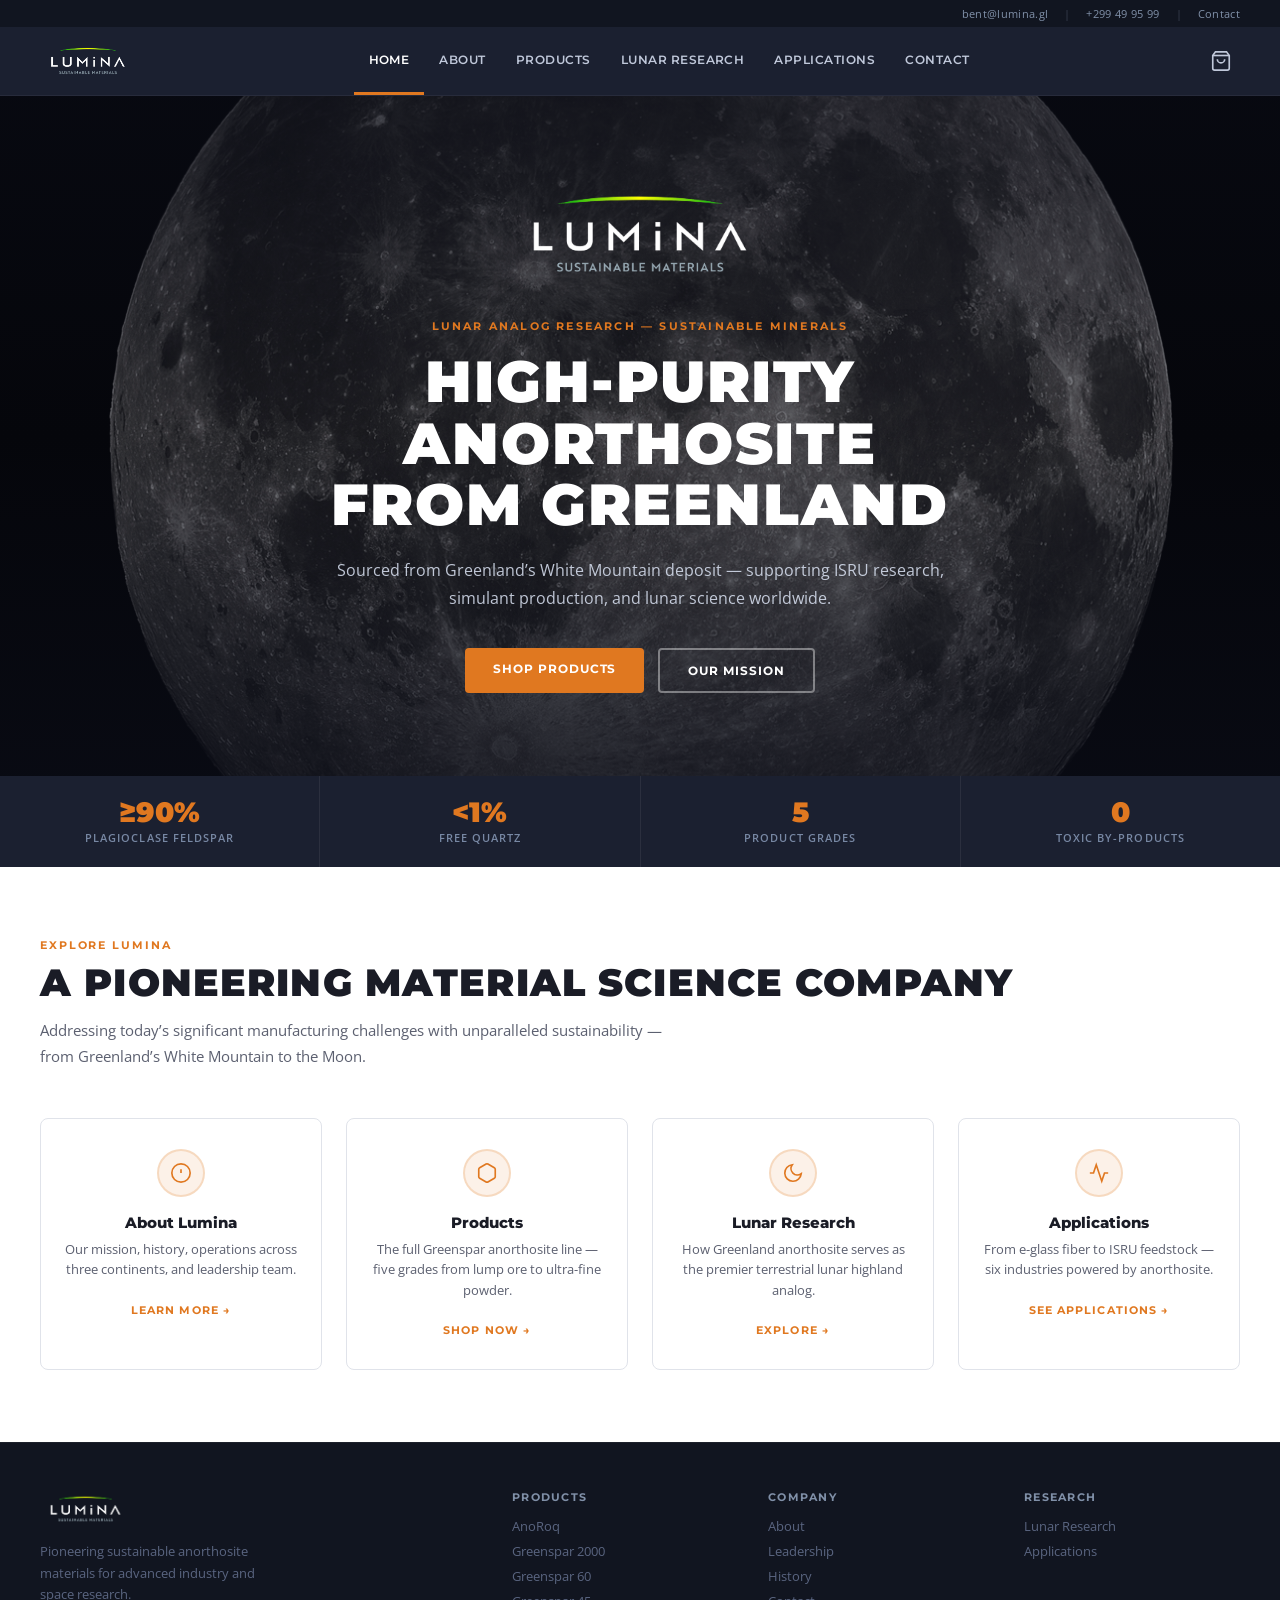
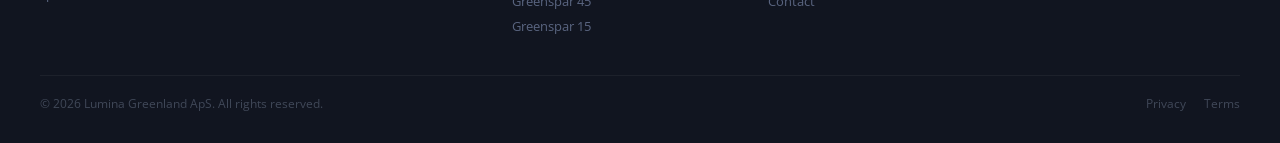
<file: luminas/index.html>
<!DOCTYPE html>
<html lang="en">
<head>
  <meta charset="UTF-8"><meta name="viewport" content="width=device-width, initial-scale=1.0">
  <title>Lumina Greenland — Sustainable Anorthosite Materials</title>
  <link rel="preconnect" href="https://fonts.googleapis.com">
  <link href="https://fonts.googleapis.com/css2?family=Montserrat:wght@400;600;700;800;900&family=Open+Sans:wght@400;500;600&display=swap" rel="stylesheet">
  <link rel="stylesheet" href="style.css">
  <style>
    .hero { position:relative; height:680px; display:flex; align-items:center; justify-content:center; overflow:hidden; text-align:center; }
    .hero-img { position:absolute; inset:0; background:url('../images/moon.jpg') center/cover no-repeat; }
    .hero-overlay { position:absolute; inset:0; background:linear-gradient(to bottom,rgba(10,12,22,.74) 0%,rgba(10,12,22,.50) 50%,rgba(10,12,22,.84) 100%); }
    .hero-content { position:relative; z-index:2; max-width:860px; padding:0 24px; }
    .hero-logo { height:110px; width:auto; margin:0 auto 30px; display:block; }
    .hero-eyebrow { font-family:'Montserrat',sans-serif; font-size:11px; font-weight:700; letter-spacing:.2em; text-transform:uppercase; color:var(--orange); margin-bottom:18px; display:block; }
    .hero-h1 { font-family:'Montserrat',sans-serif; font-size:clamp(30px,5vw,58px); font-weight:900; line-height:1.06; color:#fff; text-transform:uppercase; letter-spacing:.03em; margin-bottom:20px; }
    .hero-sub { font-size:16px; line-height:1.75; color:rgba(220,228,245,.85); margin-bottom:36px; max-width:620px; margin-left:auto; margin-right:auto; }
    .hero-btns { display:flex; gap:14px; justify-content:center; flex-wrap:wrap; }

    .nav-cards { display:grid; grid-template-columns:repeat(4,1fr); gap:24px; }
    .nav-card { border:1px solid var(--border); border-radius:8px; padding:30px 24px; text-align:center; transition:box-shadow .2s,border-color .2s,transform .15s; display:block; }
    .nav-card:hover { box-shadow:0 6px 24px rgba(0,0,0,.09); border-color:#c4c8d4; transform:translateY(-2px); }
    .nav-card-icon { width:48px; height:48px; border-radius:50%; background:rgba(224,120,32,.1); border:2px solid rgba(224,120,32,.2); display:flex; align-items:center; justify-content:center; margin:0 auto 16px; }
    .nav-card-icon svg { width:22px; height:22px; stroke:var(--orange); fill:none; stroke-width:1.8; }
    .nav-card-title { font-family:'Montserrat',sans-serif; font-size:15px; font-weight:800; color:var(--text); margin-bottom:8px; }
    .nav-card-desc { font-size:12.5px; color:var(--muted); line-height:1.65; margin-bottom:16px; }
    .nav-card-link { font-family:'Montserrat',sans-serif; font-size:11px; font-weight:700; letter-spacing:.1em; text-transform:uppercase; color:var(--orange); }
    @media(max-width:800px){ .nav-cards{grid-template-columns:repeat(2,1fr);} }
    @media(max-width:480px){ .nav-cards{grid-template-columns:1fr;} }
  </style>
</head>
<body>
<div class="topbar">
  <a href="mailto:bent@lumina.gl">bent@lumina.gl</a><span class="topbar-sep">|</span>
  <a href="tel:+299499599">+299 49 95 99</a><span class="topbar-sep">|</span>
  <a href="contact.html">Contact</a>
</div>
<nav>
  <div class="nav-inner">
    <a class="nav-logo" href="index.html"><img src="../images/lumina-logo.webp" alt="Lumina"></a>
    <div class="nav-menu">
      <a class="nav-link active" href="index.html">Home</a>
      <a class="nav-link" href="about.html">About</a>
      <a class="nav-link" href="products.html">Products</a>
      <a class="nav-link" href="lunar.html">Lunar Research</a>
      <a class="nav-link" href="applications.html">Applications</a>
      <a class="nav-link" href="contact.html">Contact</a>
    </div>
    <div class="nav-right">
      <a class="nav-cart" href="checkout.html" title="Cart">
        <svg viewBox="0 0 24 24"><path d="M6 2L3 6v14a2 2 0 002 2h14a2 2 0 002-2V6l-3-4z"/><line x1="3" y1="6" x2="21" y2="6"/><path d="M16 10a4 4 0 01-8 0"/></svg>
        <span class="cart-badge" id="cart-badge">0</span>
      </a>
    </div>
  </div>
</nav>

<div class="hero">
  <div class="hero-img"></div>
  <div class="hero-overlay"></div>
  <div class="hero-content">
    <img class="hero-logo" src="../images/lumina-logo.webp" alt="Lumina Sustainable Materials">
    <span class="hero-eyebrow">Lunar Analog Research &mdash; Sustainable Minerals</span>
    <h1 class="hero-h1">High-Purity Anorthosite<br>from Greenland</h1>
    <p class="hero-sub">Sourced from Greenland&rsquo;s White Mountain deposit &mdash; supporting ISRU research, simulant production, and lunar science worldwide.</p>
    <div class="hero-btns">
      <a class="btn btn-primary" href="products.html">Shop Products</a>
      <a class="btn btn-ghost" href="about.html">Our Mission</a>
    </div>
  </div>
</div>

<div class="stats-bar">
  <div class="stats-bar-inner">
    <div class="stat-item"><div class="stat-num">&ge;90%</div><div class="stat-label">Plagioclase Feldspar</div></div>
    <div class="stat-item"><div class="stat-num">&lt;1%</div><div class="stat-label">Free Quartz</div></div>
    <div class="stat-item"><div class="stat-num">5</div><div class="stat-label">Product Grades</div></div>
    <div class="stat-item"><div class="stat-num">0</div><div class="stat-label">Toxic By-Products</div></div>
  </div>
</div>

<div class="wrap-white">
  <div class="sec">
    <div class="sec-head">
      <div class="sec-label">Explore Lumina</div>
      <h2 class="sec-h2">A Pioneering Material Science Company</h2>
      <p class="sec-sub">Addressing today&rsquo;s significant manufacturing challenges with unparalleled sustainability &mdash; from Greenland&rsquo;s White Mountain to the Moon.</p>
    </div>
    <div class="nav-cards">
      <a class="nav-card" href="about.html">
        <div class="nav-card-icon"><svg viewBox="0 0 24 24"><circle cx="12" cy="12" r="10"/><line x1="12" y1="8" x2="12" y2="12"/><line x1="12" y1="16" x2="12.01" y2="16"/></svg></div>
        <div class="nav-card-title">About Lumina</div>
        <p class="nav-card-desc">Our mission, history, operations across three continents, and leadership team.</p>
        <span class="nav-card-link">Learn More &rarr;</span>
      </a>
      <a class="nav-card" href="products.html">
        <div class="nav-card-icon"><svg viewBox="0 0 24 24"><path d="M21 16V8a2 2 0 00-1-1.73l-7-4a2 2 0 00-2 0l-7 4A2 2 0 003 8v8a2 2 0 001 1.73l7 4a2 2 0 002 0l7-4A2 2 0 0021 16z"/></svg></div>
        <div class="nav-card-title">Products</div>
        <p class="nav-card-desc">The full Greenspar anorthosite line &mdash; five grades from lump ore to ultra-fine powder.</p>
        <span class="nav-card-link">Shop Now &rarr;</span>
      </a>
      <a class="nav-card" href="lunar.html">
        <div class="nav-card-icon"><svg viewBox="0 0 24 24"><path d="M21 12.79A9 9 0 1111.21 3 7 7 0 0021 12.79z"/></svg></div>
        <div class="nav-card-title">Lunar Research</div>
        <p class="nav-card-desc">How Greenland anorthosite serves as the premier terrestrial lunar highland analog.</p>
        <span class="nav-card-link">Explore &rarr;</span>
      </a>
      <a class="nav-card" href="applications.html">
        <div class="nav-card-icon"><svg viewBox="0 0 24 24"><polyline points="22 12 18 12 15 21 9 3 6 12 2 12"/></svg></div>
        <div class="nav-card-title">Applications</div>
        <p class="nav-card-desc">From e-glass fiber to ISRU feedstock &mdash; six industries powered by anorthosite.</p>
        <span class="nav-card-link">See Applications &rarr;</span>
      </a>
    </div>
  </div>
</div>

<div class="footer-wrap">
  <div class="footer-inner">
    <div class="footer-cols">
      <div class="footer-logo"><img src="../images/lumina-logo.webp" alt="Lumina"><p class="footer-brand-desc">Pioneering sustainable anorthosite materials for advanced industry and space research.</p></div>
      <div><div class="footer-col-title">Products</div><div class="footer-links-list"><a href="products.html">AnoRoq</a><a href="products.html">Greenspar 2000</a><a href="products.html">Greenspar 60</a><a href="products.html">Greenspar 45</a><a href="products.html">Greenspar 15</a></div></div>
      <div><div class="footer-col-title">Company</div><div class="footer-links-list"><a href="about.html">About</a><a href="about.html">Leadership</a><a href="about.html">History</a><a href="contact.html">Contact</a></div></div>
      <div><div class="footer-col-title">Research</div><div class="footer-links-list"><a href="lunar.html">Lunar Research</a><a href="applications.html">Applications</a></div></div>
    </div>
    <div class="footer-bottom">
      <div class="footer-copy">&copy; 2026 Lumina Greenland ApS. All rights reserved.</div>
      <div class="footer-legal"><a href="#">Privacy</a><a href="#">Terms</a></div>
    </div>
  </div>
</div>
<div class="toast" id="toast"></div>
<script src="cart.js"></script>
</body>
</html>
</file>
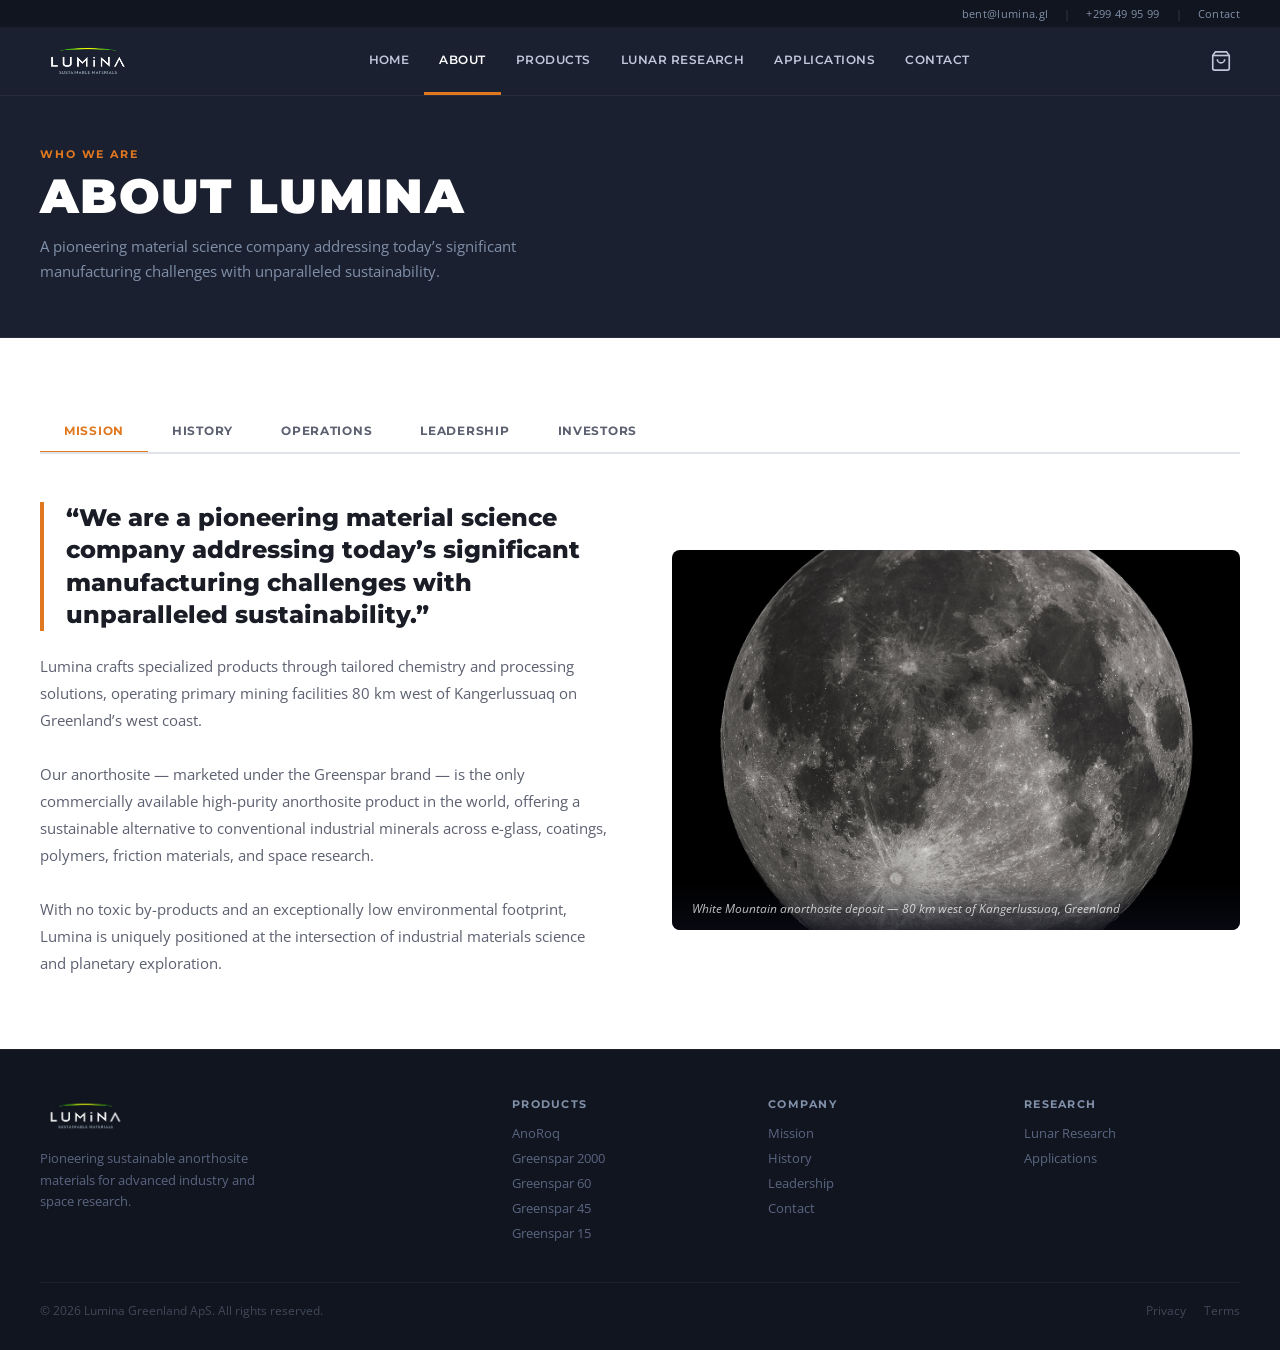
<file: luminas/about.html>
<!DOCTYPE html>
<html lang="en">
<head>
  <meta charset="UTF-8"><meta name="viewport" content="width=device-width, initial-scale=1.0">
  <title>About — Lumina Greenland</title>
  <link rel="preconnect" href="https://fonts.googleapis.com">
  <link href="https://fonts.googleapis.com/css2?family=Montserrat:wght@400;600;700;800;900&family=Open+Sans:wght@400;500;600&display=swap" rel="stylesheet">
  <link rel="stylesheet" href="style.css">
  <style>
    .tab-bar { display:flex; gap:0; border-bottom:2px solid var(--border); margin-bottom:48px; overflow-x:auto; }
    .tab-btn { font-family:'Montserrat',sans-serif; font-size:12px; font-weight:700; letter-spacing:.06em; text-transform:uppercase; padding:13px 24px; border:none; background:none; cursor:pointer; color:var(--muted); border-bottom:3px solid transparent; margin-bottom:-2px; transition:color .15s,border-color .15s; white-space:nowrap; }
    .tab-btn:hover { color:var(--text); }
    .tab-btn.active { color:var(--orange); border-bottom-color:var(--orange); }
    .tab-panel { display:none; }
    .tab-panel.active { display:block; }

    /* MISSION */
    .mission-grid { display:grid; grid-template-columns:1fr 1fr; gap:64px; align-items:center; }
    @media(max-width:768px){ .mission-grid{grid-template-columns:1fr; gap:36px;} }
    .mission-quote { font-family:'Montserrat',sans-serif; font-size:clamp(17px,2.2vw,24px); font-weight:800; line-height:1.35; color:var(--text); border-left:4px solid var(--orange); padding-left:22px; margin-bottom:22px; }
    .mission-body { font-size:15px; color:var(--muted); line-height:1.8; }
    .mission-img { width:100%; height:380px; object-fit:cover; border-radius:8px; border:1px solid var(--border); display:block; }
    .mission-img-wrap { position:relative; border-radius:8px; overflow:hidden; height:380px; }
    .mission-img-wrap img { width:100%; height:100%; object-fit:cover; display:block; }
    .mission-img-caption { position:absolute; bottom:0; left:0; right:0; background:linear-gradient(to top,rgba(10,12,22,.75),transparent); padding:18px 20px 14px; font-size:11.5px; color:rgba(255,255,255,.75); font-style:italic; }

    /* HISTORY TIMELINE */
    .timeline { display:flex; flex-direction:column; max-width:720px; }
    .tl-item { display:flex; gap:28px; padding-bottom:36px; }
    .tl-item:last-child { padding-bottom:0; }
    .tl-left { display:flex; flex-direction:column; align-items:center; flex-shrink:0; }
    .tl-year { font-family:'Montserrat',sans-serif; font-size:15px; font-weight:900; color:var(--orange); width:54px; text-align:center; }
    .tl-dot { width:10px; height:10px; border-radius:50%; background:var(--orange); margin:8px 0; }
    .tl-line { flex:1; width:2px; background:var(--border); }
    .tl-item:last-child .tl-line { display:none; }
    .tl-title { font-family:'Montserrat',sans-serif; font-size:14px; font-weight:800; color:var(--text); margin-bottom:6px; }
    .tl-desc { font-size:13.5px; color:var(--muted); line-height:1.7; }

    /* OPERATIONS */
    .ops-grid { display:grid; grid-template-columns:repeat(3,1fr); gap:22px; }
    @media(max-width:700px){ .ops-grid{grid-template-columns:1fr;} }
    .ops-card { border:1px solid var(--border); border-radius:6px; padding:26px 22px; transition:box-shadow .2s; }
    .ops-card:hover { box-shadow:0 4px 18px rgba(0,0,0,.07); }
    .ops-region { font-family:'Montserrat',sans-serif; font-size:10px; font-weight:700; letter-spacing:.14em; text-transform:uppercase; color:var(--orange); margin-bottom:8px; }
    .ops-title { font-family:'Montserrat',sans-serif; font-size:16px; font-weight:800; color:var(--text); margin-bottom:10px; }
    .ops-desc { font-size:13px; color:var(--muted); line-height:1.65; }

    /* TEAM */
    .team-grid { display:grid; grid-template-columns:repeat(2,1fr); gap:22px; max-width:820px; }
    @media(max-width:600px){ .team-grid{grid-template-columns:1fr;} }
    .person-card { border:1px solid var(--border); border-radius:8px; padding:26px 24px; display:flex; gap:18px; transition:box-shadow .2s; }
    .person-card:hover { box-shadow:0 4px 18px rgba(0,0,0,.07); }
    .person-av { width:54px; height:54px; border-radius:50%; flex-shrink:0; background:var(--orange); display:flex; align-items:center; justify-content:center; font-family:'Montserrat',sans-serif; font-weight:900; font-size:20px; color:#fff; }
    .person-name { font-family:'Montserrat',sans-serif; font-size:14.5px; font-weight:800; color:var(--text); margin-bottom:2px; }
    .person-title { font-size:11.5px; font-weight:700; color:var(--orange); margin-bottom:10px; }
    .person-bio { font-size:12.5px; color:var(--muted); line-height:1.65; }
    .person-contacts { margin-top:10px; display:flex; flex-direction:column; gap:3px; }
    .person-contacts a { font-size:12px; color:var(--orange); }
    .person-contacts a:hover { text-decoration:underline; }

    /* INVESTORS */
    .investor-grid { display:grid; grid-template-columns:repeat(2,1fr); gap:22px; max-width:640px; }
    .investor-card { border:1px solid var(--border); border-radius:8px; padding:28px 24px; }
    .investor-name { font-family:'Montserrat',sans-serif; font-size:17px; font-weight:800; color:var(--text); margin-bottom:10px; }
    .investor-desc { font-size:13px; color:var(--muted); line-height:1.65; }
  </style>
</head>
<body>
<div class="topbar">
  <a href="mailto:bent@lumina.gl">bent@lumina.gl</a><span class="topbar-sep">|</span>
  <a href="tel:+299499599">+299 49 95 99</a><span class="topbar-sep">|</span>
  <a href="contact.html">Contact</a>
</div>
<nav>
  <div class="nav-inner">
    <a class="nav-logo" href="index.html"><img src="../images/lumina-logo.webp" alt="Lumina"></a>
    <div class="nav-menu">
      <a class="nav-link" href="index.html">Home</a>
      <a class="nav-link active" href="about.html">About</a>
      <a class="nav-link" href="products.html">Products</a>
      <a class="nav-link" href="lunar.html">Lunar Research</a>
      <a class="nav-link" href="applications.html">Applications</a>
      <a class="nav-link" href="contact.html">Contact</a>
    </div>
    <div class="nav-right">
      <a class="nav-cart" href="checkout.html" title="Cart">
        <svg viewBox="0 0 24 24"><path d="M6 2L3 6v14a2 2 0 002 2h14a2 2 0 002-2V6l-3-4z"/><line x1="3" y1="6" x2="21" y2="6"/><path d="M16 10a4 4 0 01-8 0"/></svg>
        <span class="cart-badge" id="cart-badge">0</span>
      </a>
    </div>
  </div>
</nav>

<div class="page-hero">
  <div class="page-hero-inner">
    <div class="page-hero-eyebrow">Who We Are</div>
    <div class="page-hero-title">About Lumina</div>
    <div class="page-hero-sub">A pioneering material science company addressing today&rsquo;s significant manufacturing challenges with unparalleled sustainability.</div>
  </div>
</div>

<div class="wrap-white">
  <div class="sec">
    <div class="tab-bar">
      <button class="tab-btn active" onclick="switchTab(event,'mission')">Mission</button>
      <button class="tab-btn" onclick="switchTab(event,'history')">History</button>
      <button class="tab-btn" onclick="switchTab(event,'operations')">Operations</button>
      <button class="tab-btn" onclick="switchTab(event,'team')">Leadership</button>
      <button class="tab-btn" onclick="switchTab(event,'investors')">Investors</button>
    </div>

    <div class="tab-panel active" id="tab-mission">
      <div class="mission-grid">
        <div>
          <div class="mission-quote">&ldquo;We are a pioneering material science company addressing today&rsquo;s significant manufacturing challenges with unparalleled sustainability.&rdquo;</div>
          <p class="mission-body">Lumina crafts specialized products through tailored chemistry and processing solutions, operating primary mining facilities 80 km west of Kangerlussuaq on Greenland&rsquo;s west coast.<br><br>Our anorthosite &mdash; marketed under the Greenspar brand &mdash; is the only commercially available high-purity anorthosite product in the world, offering a sustainable alternative to conventional industrial minerals across e-glass, coatings, polymers, friction materials, and space research.<br><br>With no toxic by-products and an exceptionally low environmental footprint, Lumina is uniquely positioned at the intersection of industrial materials science and planetary exploration.</p>
        </div>
        <div class="mission-img-wrap">
          <img src="../images/moon.jpg" alt="Lumina Greenland operations">
          <div class="mission-img-caption">White Mountain anorthosite deposit &mdash; 80 km west of Kangerlussuaq, Greenland</div>
        </div>
      </div>
    </div>

    <div class="tab-panel" id="tab-history">
      <div class="timeline">
        <div class="tl-item"><div class="tl-left"><div class="tl-year">2013</div><div class="tl-dot"></div><div class="tl-line"></div></div><div><div class="tl-title">Exploration Begins</div><p class="tl-desc">Lumina&rsquo;s journey initiated with exploration activities at the White Mountain anorthosite deposit, 80 km west of Kangerlussuaq on Greenland&rsquo;s west coast.</p></div></div>
        <div class="tl-item"><div class="tl-left"><div class="tl-year">2017</div><div class="tl-dot"></div><div class="tl-line"></div></div><div><div class="tl-title">Construction at Qaqortorsuaq</div><p class="tl-desc">Construction commenced at the Qaqortorsuaq site in Greenland, establishing the primary mining infrastructure and processing facilities for the Greenspar product line.</p></div></div>
        <div class="tl-item"><div class="tl-left"><div class="tl-year">2019</div><div class="tl-dot"></div><div class="tl-line"></div></div><div><div class="tl-title">First Mineral Shipment</div><p class="tl-desc">First mineral shipment successfully completed, marking Greenland&rsquo;s entry into the global specialty minerals market. Director of Operations Peter Madsen&rsquo;s fourth mining venture in Greenland.</p></div></div>
        <div class="tl-item"><div class="tl-left"><div class="tl-year">Today</div><div class="tl-dot"></div><div class="tl-line"></div></div><div><div class="tl-title">Global Supply Chain</div><p class="tl-desc">Lumina now operates a fully vertically integrated supply chain spanning three continents, with mining in Greenland, advanced processing in Jeffersonville, Indiana (USA), and operations in Mexico and Europe.</p></div></div>
      </div>
    </div>

    <div class="tab-panel" id="tab-operations">
      <div class="ops-grid">
        <div class="ops-card"><div class="ops-region">Greenland</div><div class="ops-title">Mining &amp; Exploration</div><p class="ops-desc">Primary mining at the White Mountain anorthosite deposit, 80 km west of Kangerlussuaq. Run-of-mine ore extraction, site logistics, and ongoing exploration.</p></div>
        <div class="ops-card"><div class="ops-region">United States</div><div class="ops-title">Advanced Processing</div><p class="ops-desc">Advanced mineral processing facility in Jeffersonville, Indiana. Milling, classification, and quality control for the full Greenspar product line shipped to North American customers.</p></div>
        <div class="ops-card"><div class="ops-region">Mexico</div><div class="ops-title">Processing Capabilities</div><p class="ops-desc">Processing capabilities serving Latin American industrial markets, enabling shorter lead times and reduced logistics costs for customers in the region.</p></div>
        <div class="ops-card"><div class="ops-region">Europe</div><div class="ops-title">Infrastructure Development</div><p class="ops-desc">Ongoing infrastructure development to support European industrial customers, with a focus on e-glass fiber, coatings, and specialty mineral markets.</p></div>
        <div class="ops-card"><div class="ops-region">Community</div><div class="ops-title">Greenland Partnerships</div><p class="ops-desc">Lumina is Greenland&rsquo;s sole mining operation with strong community ties &mdash; committed to local employment, safety standards, and long-term deposit stewardship.</p></div>
      </div>
    </div>

    <div class="tab-panel" id="tab-team">
      <div class="team-grid">
        <div class="person-card"><div class="person-av">B</div><div><div class="person-name">Bent Olsvig Jensen</div><div class="person-title">Managing Director, Greenland</div><p class="person-bio">Background spans military service and the fishing industry. Previously managed Greenland&rsquo;s ruby mine project. Chairs the Greenland Business Association&rsquo;s Industry Committee for Mineral Extractors.</p><div class="person-contacts"><a href="tel:+299499599">+299 49 95 99</a><a href="mailto:bent@lumina.gl">bent@lumina.gl</a></div></div></div>
        <div class="person-card"><div class="person-av" style="background:#2563eb">P</div><div><div class="person-name">Peter Madsen</div><div class="person-title">Director of Operations</div><p class="person-bio">Manages all internal Greenland mining operations with 25+ years experience. Oversees drilling, blasting, hauling, HSE, logistics, and budgeting. Greenland resident since 1995.</p><div class="person-contacts"><a href="tel:+299493713">+299 49 37 13</a><a href="mailto:peter@lumina.gl">peter@lumina.gl</a></div></div></div>
        <div class="person-card"><div class="person-av" style="background:#16a34a">G</div><div><div class="person-name">Gerth Jacobsen</div><div class="person-title">Head of Administration</div><p class="person-bio">Responsible for administrative operations, compliance, and regulatory affairs across Lumina&rsquo;s Greenland activities.</p><div class="person-contacts"><a href="tel:+299843217">+299 84 32 17</a><a href="mailto:gerth@lumina.gl">gerth@lumina.gl</a></div></div></div>
      </div>
    </div>

    <div class="tab-panel" id="tab-investors">
      <div class="investor-grid">
        <div class="investor-card"><div class="investor-name">Cordiant Capital</div><p class="investor-desc">A global alternative investment manager specializing in infrastructure and natural resources, with a focus on sustainable, long-term value creation.</p></div>
        <div class="investor-card"><div class="investor-name">Apex Asset Management</div><p class="investor-desc">A specialist asset manager backing innovative materials companies with strong sustainability credentials and defensible resource positions.</p></div>
      </div>
    </div>
  </div>
</div>

<div class="footer-wrap">
  <div class="footer-inner">
    <div class="footer-cols">
      <div class="footer-logo"><img src="../images/lumina-logo.webp" alt="Lumina"><p class="footer-brand-desc">Pioneering sustainable anorthosite materials for advanced industry and space research.</p></div>
      <div><div class="footer-col-title">Products</div><div class="footer-links-list"><a href="products.html">AnoRoq</a><a href="products.html">Greenspar 2000</a><a href="products.html">Greenspar 60</a><a href="products.html">Greenspar 45</a><a href="products.html">Greenspar 15</a></div></div>
      <div><div class="footer-col-title">Company</div><div class="footer-links-list"><a href="about.html">Mission</a><a href="about.html">History</a><a href="about.html">Leadership</a><a href="contact.html">Contact</a></div></div>
      <div><div class="footer-col-title">Research</div><div class="footer-links-list"><a href="lunar.html">Lunar Research</a><a href="applications.html">Applications</a></div></div>
    </div>
    <div class="footer-bottom">
      <div class="footer-copy">&copy; 2026 Lumina Greenland ApS. All rights reserved.</div>
      <div class="footer-legal"><a href="#">Privacy</a><a href="#">Terms</a></div>
    </div>
  </div>
</div>
<div class="toast" id="toast"></div>
<script src="cart.js"></script>
<script>
function switchTab(e, id) {
  document.querySelectorAll('.tab-btn').forEach(b => b.classList.remove('active'));
  document.querySelectorAll('.tab-panel').forEach(p => p.classList.remove('active'));
  e.currentTarget.classList.add('active');
  document.getElementById('tab-' + id).classList.add('active');
}
</script>
</body>
</html>
</file>
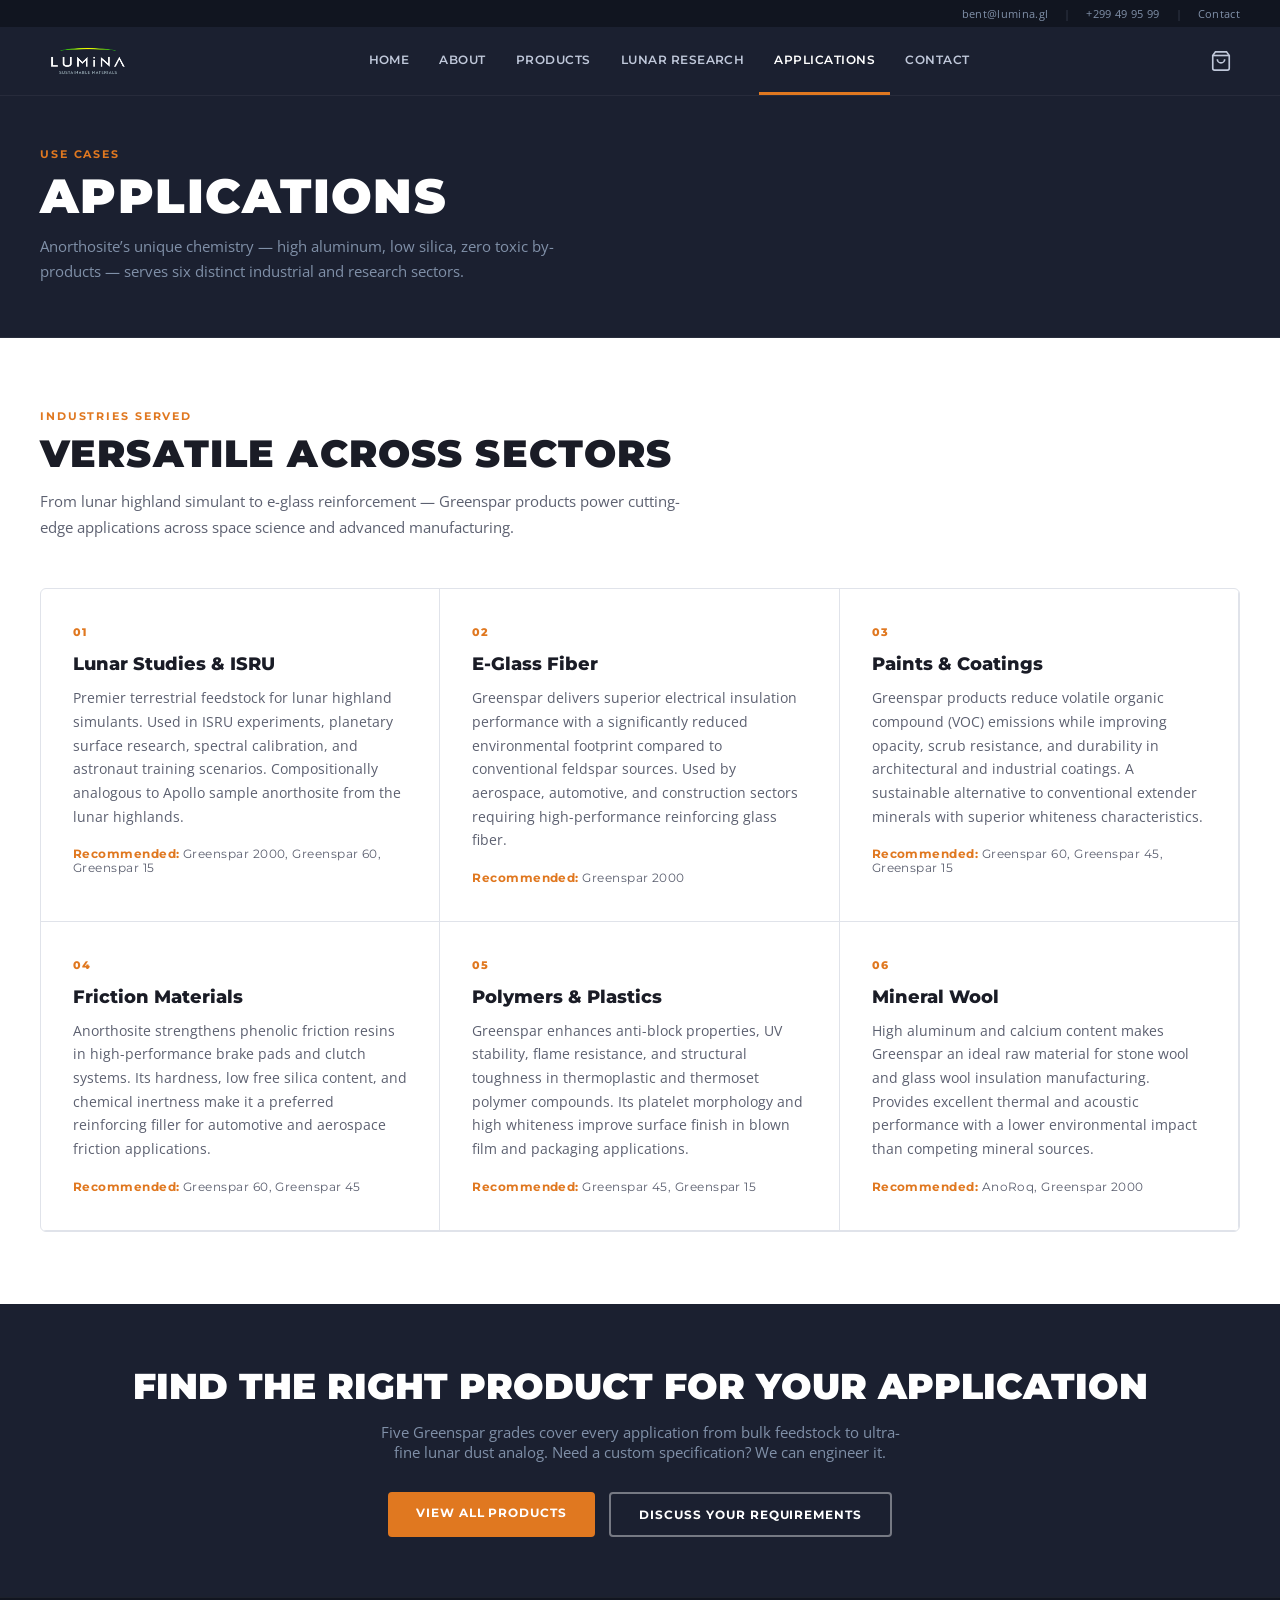
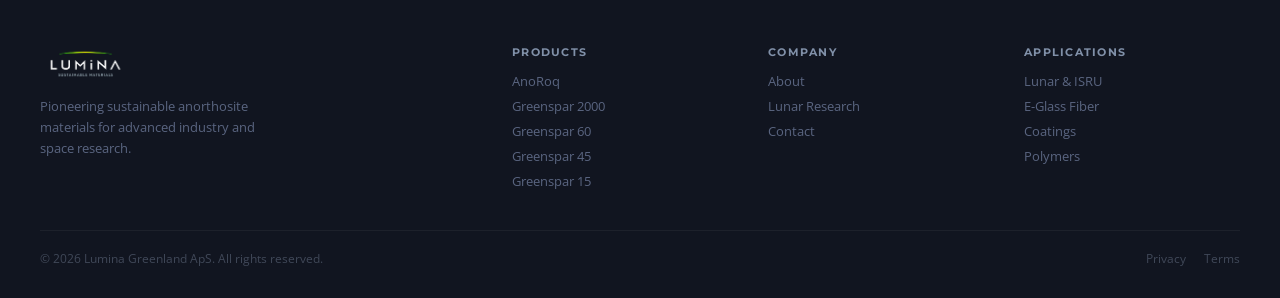
<file: luminas/applications.html>
<!DOCTYPE html>
<html lang="en">
<head>
  <meta charset="UTF-8"><meta name="viewport" content="width=device-width, initial-scale=1.0">
  <title>Applications — Lumina Greenland</title>
  <link rel="preconnect" href="https://fonts.googleapis.com">
  <link href="https://fonts.googleapis.com/css2?family=Montserrat:wght@400;600;700;800;900&family=Open+Sans:wght@400;500;600&display=swap" rel="stylesheet">
  <link rel="stylesheet" href="style.css">
  <style>
    .app-grid { display:grid; grid-template-columns:repeat(3,1fr); gap:0; border:1px solid var(--border); border-radius:6px; overflow:hidden; }
    .app-card { border-right:1px solid var(--border); border-bottom:1px solid var(--border); padding:36px 32px; transition:background .15s; }
    .app-card:hover { background:#fafbfc; }
    .app-num { font-family:'Montserrat',sans-serif; font-size:11px; font-weight:800; color:var(--orange); letter-spacing:.1em; margin-bottom:14px; }
    .app-title { font-family:'Montserrat',sans-serif; font-size:18px; font-weight:800; color:var(--text); margin-bottom:12px; }
    .app-desc { font-size:13.5px; color:var(--muted); line-height:1.75; margin-bottom:18px; }
    .app-products { font-size:11.5px; font-weight:700; color:var(--orange); font-family:'Montserrat',sans-serif; letter-spacing:.04em; }
    .app-products span { color:var(--muted); font-weight:400; }
    @media(max-width:800px){ .app-grid{grid-template-columns:repeat(2,1fr);} }
    @media(max-width:480px){ .app-grid{grid-template-columns:1fr;} }

    .cta-band { background:var(--nav); padding:60px 40px; text-align:center; }
    .cta-band-title { font-family:'Montserrat',sans-serif; font-size:clamp(22px,3vw,36px); font-weight:900; text-transform:uppercase; color:#fff; margin-bottom:14px; }
    .cta-band-sub { font-size:15px; color:#8090a8; margin-bottom:30px; max-width:520px; margin-left:auto; margin-right:auto; }
    .cta-btns { display:flex; gap:14px; justify-content:center; flex-wrap:wrap; }
  </style>
</head>
<body>
<div class="topbar">
  <a href="mailto:bent@lumina.gl">bent@lumina.gl</a><span class="topbar-sep">|</span>
  <a href="tel:+299499599">+299 49 95 99</a><span class="topbar-sep">|</span>
  <a href="contact.html">Contact</a>
</div>
<nav>
  <div class="nav-inner">
    <a class="nav-logo" href="index.html"><img src="../images/lumina-logo.webp" alt="Lumina"></a>
    <div class="nav-menu">
      <a class="nav-link" href="index.html">Home</a>
      <a class="nav-link" href="about.html">About</a>
      <a class="nav-link" href="products.html">Products</a>
      <a class="nav-link" href="lunar.html">Lunar Research</a>
      <a class="nav-link active" href="applications.html">Applications</a>
      <a class="nav-link" href="contact.html">Contact</a>
    </div>
    <div class="nav-right">
      <a class="nav-cart" href="checkout.html" title="Cart">
        <svg viewBox="0 0 24 24"><path d="M6 2L3 6v14a2 2 0 002 2h14a2 2 0 002-2V6l-3-4z"/><line x1="3" y1="6" x2="21" y2="6"/><path d="M16 10a4 4 0 01-8 0"/></svg>
        <span class="cart-badge" id="cart-badge">0</span>
      </a>
    </div>
  </div>
</nav>

<div class="page-hero">
  <div class="page-hero-inner">
    <div class="page-hero-eyebrow">Use Cases</div>
    <div class="page-hero-title">Applications</div>
    <div class="page-hero-sub">Anorthosite&rsquo;s unique chemistry &mdash; high aluminum, low silica, zero toxic by-products &mdash; serves six distinct industrial and research sectors.</div>
  </div>
</div>

<div class="wrap-white">
  <div class="sec">
    <div class="sec-head">
      <div class="sec-label">Industries Served</div>
      <h2 class="sec-h2">Versatile Across Sectors</h2>
      <p class="sec-sub">From lunar highland simulant to e-glass reinforcement &mdash; Greenspar products power cutting-edge applications across space science and advanced manufacturing.</p>
    </div>
    <div class="app-grid">
      <div class="app-card">
        <div class="app-num">01</div>
        <div class="app-title">Lunar Studies &amp; ISRU</div>
        <p class="app-desc">Premier terrestrial feedstock for lunar highland simulants. Used in ISRU experiments, planetary surface research, spectral calibration, and astronaut training scenarios. Compositionally analogous to Apollo sample anorthosite from the lunar highlands.</p>
        <div class="app-products">Recommended: <span>Greenspar 2000, Greenspar 60, Greenspar 15</span></div>
      </div>
      <div class="app-card">
        <div class="app-num">02</div>
        <div class="app-title">E-Glass Fiber</div>
        <p class="app-desc">Greenspar delivers superior electrical insulation performance with a significantly reduced environmental footprint compared to conventional feldspar sources. Used by aerospace, automotive, and construction sectors requiring high-performance reinforcing glass fiber.</p>
        <div class="app-products">Recommended: <span>Greenspar 2000</span></div>
      </div>
      <div class="app-card">
        <div class="app-num">03</div>
        <div class="app-title">Paints &amp; Coatings</div>
        <p class="app-desc">Greenspar products reduce volatile organic compound (VOC) emissions while improving opacity, scrub resistance, and durability in architectural and industrial coatings. A sustainable alternative to conventional extender minerals with superior whiteness characteristics.</p>
        <div class="app-products">Recommended: <span>Greenspar 60, Greenspar 45, Greenspar 15</span></div>
      </div>
      <div class="app-card">
        <div class="app-num">04</div>
        <div class="app-title">Friction Materials</div>
        <p class="app-desc">Anorthosite strengthens phenolic friction resins in high-performance brake pads and clutch systems. Its hardness, low free silica content, and chemical inertness make it a preferred reinforcing filler for automotive and aerospace friction applications.</p>
        <div class="app-products">Recommended: <span>Greenspar 60, Greenspar 45</span></div>
      </div>
      <div class="app-card">
        <div class="app-num">05</div>
        <div class="app-title">Polymers &amp; Plastics</div>
        <p class="app-desc">Greenspar enhances anti-block properties, UV stability, flame resistance, and structural toughness in thermoplastic and thermoset polymer compounds. Its platelet morphology and high whiteness improve surface finish in blown film and packaging applications.</p>
        <div class="app-products">Recommended: <span>Greenspar 45, Greenspar 15</span></div>
      </div>
      <div class="app-card">
        <div class="app-num">06</div>
        <div class="app-title">Mineral Wool</div>
        <p class="app-desc">High aluminum and calcium content makes Greenspar an ideal raw material for stone wool and glass wool insulation manufacturing. Provides excellent thermal and acoustic performance with a lower environmental impact than competing mineral sources.</p>
        <div class="app-products">Recommended: <span>AnoRoq, Greenspar 2000</span></div>
      </div>
    </div>
  </div>
</div>

<div class="cta-band">
  <div class="cta-band-title">Find the Right Product for Your Application</div>
  <p class="cta-band-sub">Five Greenspar grades cover every application from bulk feedstock to ultra-fine lunar dust analog. Need a custom specification? We can engineer it.</p>
  <div class="cta-btns">
    <a class="btn btn-primary" href="products.html">View All Products</a>
    <a class="btn btn-ghost" href="contact.html">Discuss Your Requirements</a>
  </div>
</div>

<div class="footer-wrap">
  <div class="footer-inner">
    <div class="footer-cols">
      <div class="footer-logo"><img src="../images/lumina-logo.webp" alt="Lumina"><p class="footer-brand-desc">Pioneering sustainable anorthosite materials for advanced industry and space research.</p></div>
      <div><div class="footer-col-title">Products</div><div class="footer-links-list"><a href="products.html">AnoRoq</a><a href="products.html">Greenspar 2000</a><a href="products.html">Greenspar 60</a><a href="products.html">Greenspar 45</a><a href="products.html">Greenspar 15</a></div></div>
      <div><div class="footer-col-title">Company</div><div class="footer-links-list"><a href="about.html">About</a><a href="lunar.html">Lunar Research</a><a href="contact.html">Contact</a></div></div>
      <div><div class="footer-col-title">Applications</div><div class="footer-links-list"><a href="applications.html">Lunar &amp; ISRU</a><a href="applications.html">E-Glass Fiber</a><a href="applications.html">Coatings</a><a href="applications.html">Polymers</a></div></div>
    </div>
    <div class="footer-bottom">
      <div class="footer-copy">&copy; 2026 Lumina Greenland ApS. All rights reserved.</div>
      <div class="footer-legal"><a href="#">Privacy</a><a href="#">Terms</a></div>
    </div>
  </div>
</div>
<div class="toast" id="toast"></div>
<script src="cart.js"></script>
</body>
</html>
</file>
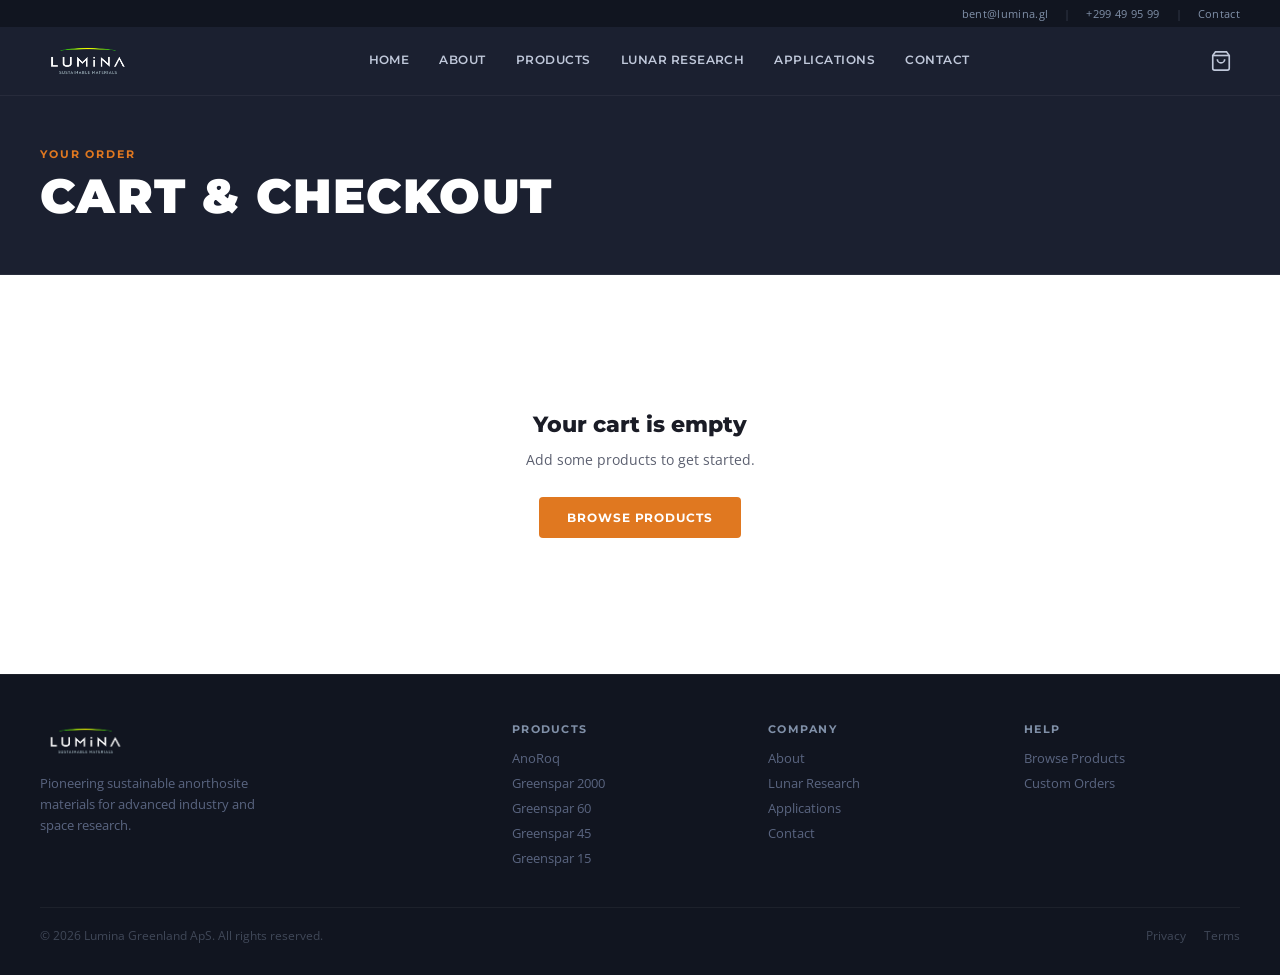
<file: luminas/checkout.html>
<!DOCTYPE html>
<html lang="en">
<head>
  <meta charset="UTF-8"><meta name="viewport" content="width=device-width, initial-scale=1.0">
  <title>Checkout — Lumina Greenland</title>
  <link rel="preconnect" href="https://fonts.googleapis.com">
  <link href="https://fonts.googleapis.com/css2?family=Montserrat:wght@400;600;700;800;900&family=Open+Sans:wght@400;500;600&display=swap" rel="stylesheet">
  <link rel="stylesheet" href="style.css">
  <style>
    .checkout-layout { display:grid; grid-template-columns:1fr 380px; gap:40px; align-items:start; }
    @media(max-width:900px){ .checkout-layout{grid-template-columns:1fr; } }

    /* CART ITEMS */
    .cart-empty { text-align:center; padding:64px 20px; }
    .cart-empty-title { font-family:'Montserrat',sans-serif; font-size:22px; font-weight:800; color:var(--text); margin-bottom:12px; }
    .cart-empty-sub { font-size:14px; color:var(--muted); margin-bottom:28px; }
    .cart-item { display:flex; gap:18px; align-items:center; padding:18px 0; border-bottom:1px solid var(--border); }
    .cart-item:first-child { padding-top:0; }
    .cart-item-img { width:72px; height:72px; object-fit:contain; background:#f7f8fa; border-radius:6px; padding:6px; border:1px solid var(--border); flex-shrink:0; filter:drop-shadow(0 2px 6px rgba(0,0,0,.1)); }
    .cart-item-info { flex:1; }
    .cart-item-name { font-family:'Montserrat',sans-serif; font-size:14px; font-weight:800; color:var(--text); margin-bottom:4px; }
    .cart-item-price { font-size:12.5px; color:var(--muted); }
    .cart-item-right { display:flex; flex-direction:column; align-items:flex-end; gap:8px; }
    .cart-item-total { font-family:'Montserrat',sans-serif; font-size:15px; font-weight:800; color:var(--text); }
    .qty-ctrl { display:flex; align-items:center; border:1px solid var(--border); border-radius:var(--radius); overflow:hidden; }
    .qty-btn { width:28px; height:28px; border:none; background:var(--bg2); cursor:pointer; font-size:14px; font-weight:700; color:var(--text); display:flex; align-items:center; justify-content:center; }
    .qty-btn:hover { background:var(--border); }
    .qty-val { width:32px; text-align:center; font-family:'Montserrat',sans-serif; font-size:12px; font-weight:700; background:var(--bg); border:none; outline:none; }
    .remove-btn { background:none; border:none; cursor:pointer; font-size:11px; color:var(--muted); font-family:'Montserrat',sans-serif; font-weight:600; letter-spacing:.04em; text-transform:uppercase; padding:0; }
    .remove-btn:hover { color:#dc2626; }

    /* ORDER SUMMARY */
    .summary-box { background:var(--bg2); border:1px solid var(--border); border-radius:8px; padding:28px; position:sticky; top:90px; }
    .summary-title { font-family:'Montserrat',sans-serif; font-size:16px; font-weight:800; color:var(--text); margin-bottom:20px; }
    .summary-line { display:flex; justify-content:space-between; font-size:13.5px; margin-bottom:10px; }
    .summary-line.total { font-family:'Montserrat',sans-serif; font-weight:800; font-size:16px; color:var(--text); padding-top:14px; border-top:2px solid var(--border); margin-top:8px; }
    .summary-muted { color:var(--muted); }
    .summary-val { font-weight:700; }
    .summary-val.orange { color:var(--orange); }

    /* FORMS */
    .form-section { margin-bottom:36px; }
    .form-section-title { font-family:'Montserrat',sans-serif; font-size:14px; font-weight:800; color:var(--text); margin-bottom:18px; padding-bottom:10px; border-bottom:1px solid var(--border); }
    .form-grid { display:grid; grid-template-columns:1fr 1fr; gap:14px; }
    .form-grid.three { grid-template-columns:2fr 1fr 1fr; }
    @media(max-width:560px){ .form-grid, .form-grid.three { grid-template-columns:1fr; } }
    .fg { display:flex; flex-direction:column; }
    .fl { font-size:10.5px; font-weight:700; color:var(--muted); text-transform:uppercase; letter-spacing:.09em; margin-bottom:5px; }
    .fi, .fs { width:100%; background:var(--bg); border:1px solid var(--border); color:var(--text); font-family:'Open Sans',sans-serif; font-size:13.5px; padding:10px 13px; border-radius:var(--radius); outline:none; transition:border-color .15s; }
    .fi:focus, .fs:focus { border-color:var(--orange); }
    .fi::placeholder { color:#b0b5c4; }
    .fs { appearance:none; cursor:pointer; }

    .card-row { display:grid; grid-template-columns:1fr 120px 90px; gap:14px; }
    @media(max-width:500px){ .card-row{grid-template-columns:1fr;} }

    .btn-place-order { width:100%; background:var(--orange); color:#fff; font-family:'Montserrat',sans-serif; font-size:13px; font-weight:800; letter-spacing:.08em; text-transform:uppercase; padding:16px; border-radius:var(--radius); border:none; cursor:pointer; transition:background .15s; margin-top:20px; }
    .btn-place-order:hover { background:var(--orange-d); }
    .secure-note { text-align:center; font-size:11.5px; color:var(--muted); margin-top:12px; }
    .secure-note svg { width:12px; height:12px; vertical-align:middle; stroke:var(--muted); fill:none; stroke-width:2; margin-right:4px; }

    /* CONFIRMATION */
    #confirmation { display:none; text-align:center; padding:60px 20px; max-width:560px; margin:0 auto; }
    .confirm-check { width:72px; height:72px; border-radius:50%; background:rgba(22,163,74,.1); border:3px solid #16a34a; display:flex; align-items:center; justify-content:center; margin:0 auto 24px; }
    .confirm-check svg { width:32px; height:32px; stroke:#16a34a; fill:none; stroke-width:2.5; }
    .confirm-title { font-family:'Montserrat',sans-serif; font-size:26px; font-weight:900; color:var(--text); margin-bottom:12px; }
    .confirm-sub { font-size:15px; color:var(--muted); line-height:1.7; margin-bottom:28px; }
    .confirm-order-num { font-family:'Montserrat',sans-serif; font-size:13px; font-weight:800; color:var(--orange); background:rgba(224,120,32,.08); border:1px solid rgba(224,120,32,.2); padding:10px 20px; border-radius:6px; display:inline-block; margin-bottom:28px; }
    .confirm-details { background:var(--bg2); border:1px solid var(--border); border-radius:8px; padding:20px; text-align:left; margin-bottom:28px; }
    .confirm-row { display:flex; justify-content:space-between; font-size:13px; padding:5px 0; }
    .confirm-row-k { color:var(--muted); }
    .confirm-row-v { font-weight:700; }
  </style>
</head>
<body>
<div class="topbar">
  <a href="mailto:bent@lumina.gl">bent@lumina.gl</a><span class="topbar-sep">|</span>
  <a href="tel:+299499599">+299 49 95 99</a><span class="topbar-sep">|</span>
  <a href="contact.html">Contact</a>
</div>
<nav>
  <div class="nav-inner">
    <a class="nav-logo" href="index.html"><img src="../images/lumina-logo.webp" alt="Lumina"></a>
    <div class="nav-menu">
      <a class="nav-link" href="index.html">Home</a>
      <a class="nav-link" href="about.html">About</a>
      <a class="nav-link" href="products.html">Products</a>
      <a class="nav-link" href="lunar.html">Lunar Research</a>
      <a class="nav-link" href="applications.html">Applications</a>
      <a class="nav-link" href="contact.html">Contact</a>
    </div>
    <div class="nav-right">
      <a class="nav-cart" href="checkout.html" title="Cart">
        <svg viewBox="0 0 24 24"><path d="M6 2L3 6v14a2 2 0 002 2h14a2 2 0 002-2V6l-3-4z"/><line x1="3" y1="6" x2="21" y2="6"/><path d="M16 10a4 4 0 01-8 0"/></svg>
        <span class="cart-badge" id="cart-badge">0</span>
      </a>
    </div>
  </div>
</nav>

<div class="page-hero">
  <div class="page-hero-inner">
    <div class="page-hero-eyebrow">Your Order</div>
    <div class="page-hero-title">Cart &amp; Checkout</div>
  </div>
</div>

<div class="wrap-white">
  <div class="sec">

    <!-- EMPTY STATE -->
    <div id="empty-state" class="cart-empty" style="display:none">
      <div class="cart-empty-title">Your cart is empty</div>
      <p class="cart-empty-sub">Add some products to get started.</p>
      <a href="products.html" class="btn btn-primary">Browse Products</a>
    </div>

    <!-- CHECKOUT LAYOUT -->
    <div class="checkout-layout" id="checkout-layout">
      <div>
        <!-- CART ITEMS -->
        <div class="form-section">
          <div class="form-section-title">Order Items</div>
          <div id="cart-items-list"></div>
        </div>

        <!-- SHIPPING -->
        <div class="form-section">
          <div class="form-section-title">Shipping Information</div>
          <div class="form-grid" style="margin-bottom:14px">
            <div class="fg"><label class="fl">First Name</label><input class="fi" id="f-fname" value="Jane" placeholder="Jane"></div>
            <div class="fg"><label class="fl">Last Name</label><input class="fi" id="f-lname" value="Smith" placeholder="Smith"></div>
          </div>
          <div class="fg" style="margin-bottom:14px"><label class="fl">Institution / Company</label><input class="fi" id="f-company" value="NASA Johnson Space Center" placeholder="Institution or company"></div>
          <div class="fg" style="margin-bottom:14px"><label class="fl">Email</label><input class="fi" id="f-email" value="jane.smith@nasa.gov" placeholder="email@institution.edu" type="email"></div>
          <div class="fg" style="margin-bottom:14px"><label class="fl">Street Address</label><input class="fi" id="f-addr" value="2101 NASA Pkwy" placeholder="Street address"></div>
          <div class="form-grid three">
            <div class="fg"><label class="fl">City</label><input class="fi" id="f-city" value="Houston" placeholder="City"></div>
            <div class="fg"><label class="fl">State</label><input class="fi" id="f-state" value="TX" placeholder="TX"></div>
            <div class="fg"><label class="fl">ZIP</label><input class="fi" id="f-zip" value="77058" placeholder="00000"></div>
          </div>
        </div>

        <!-- PAYMENT -->
        <div class="form-section">
          <div class="form-section-title">Payment Details</div>
          <div class="fg" style="margin-bottom:14px"><label class="fl">Cardholder Name</label><input class="fi" id="f-cname" value="Jane Smith" placeholder="Name on card"></div>
          <div class="card-row" style="margin-bottom:14px">
            <div class="fg"><label class="fl">Card Number</label><input class="fi" id="f-card" value="4242 4242 4242 4242" placeholder="0000 0000 0000 0000" maxlength="19"></div>
            <div class="fg"><label class="fl">Expiry</label><input class="fi" id="f-exp" value="12/28" placeholder="MM/YY" maxlength="5"></div>
            <div class="fg"><label class="fl">CVV</label><input class="fi" id="f-cvv" value="123" placeholder="123" maxlength="4"></div>
          </div>
          <div class="fg"><label class="fl">Shipping Method</label>
            <select class="fs" id="f-ship">
              <option value="25">Standard Freight — $25.00 (10–14 business days)</option>
              <option value="65">Priority Freight — $65.00 (5–7 business days)</option>
              <option value="140">Express Air Freight — $140.00 (2–3 business days)</option>
            </select>
          </div>
        </div>

        <button class="btn-place-order" onclick="placeOrder()">Place Order</button>
        <p class="secure-note"><svg viewBox="0 0 24 24"><rect x="3" y="11" width="18" height="11" rx="2" ry="2"/><path d="M7 11V7a5 5 0 0110 0v4"/></svg>Secure checkout &mdash; your information is protected.</p>
      </div>

      <!-- SUMMARY -->
      <div>
        <div class="summary-box">
          <div class="summary-title">Order Summary</div>
          <div id="summary-lines"></div>
          <div class="summary-line"><span class="summary-muted">Subtotal</span><span class="summary-val" id="s-subtotal">$0.00</span></div>
          <div class="summary-line"><span class="summary-muted">Shipping</span><span class="summary-val" id="s-shipping">$25.00</span></div>
          <div class="summary-line total"><span>Total</span><span class="summary-val orange" id="s-total">$0.00</span></div>
        </div>
      </div>
    </div>

    <!-- CONFIRMATION -->
    <div id="confirmation">
      <div class="confirm-check"><svg viewBox="0 0 24 24"><polyline points="20 6 9 17 4 12"/></svg></div>
      <div class="confirm-title">Order Confirmed!</div>
      <p class="confirm-sub">Thank you for your order. You will receive a confirmation email with shipment tracking once your order is dispatched from our Greenland facility.</p>
      <div class="confirm-order-num" id="confirm-order-num">Order #LMN-000000</div>
      <div class="confirm-details" id="confirm-details"></div>
      <a href="products.html" class="btn btn-primary">Continue Shopping</a>
    </div>

  </div>
</div>

<div class="footer-wrap">
  <div class="footer-inner">
    <div class="footer-cols">
      <div class="footer-logo"><img src="../images/lumina-logo.webp" alt="Lumina"><p class="footer-brand-desc">Pioneering sustainable anorthosite materials for advanced industry and space research.</p></div>
      <div><div class="footer-col-title">Products</div><div class="footer-links-list"><a href="products.html">AnoRoq</a><a href="products.html">Greenspar 2000</a><a href="products.html">Greenspar 60</a><a href="products.html">Greenspar 45</a><a href="products.html">Greenspar 15</a></div></div>
      <div><div class="footer-col-title">Company</div><div class="footer-links-list"><a href="about.html">About</a><a href="lunar.html">Lunar Research</a><a href="applications.html">Applications</a><a href="contact.html">Contact</a></div></div>
      <div><div class="footer-col-title">Help</div><div class="footer-links-list"><a href="products.html">Browse Products</a><a href="contact.html">Custom Orders</a></div></div>
    </div>
    <div class="footer-bottom">
      <div class="footer-copy">&copy; 2026 Lumina Greenland ApS. All rights reserved.</div>
      <div class="footer-legal"><a href="#">Privacy</a><a href="#">Terms</a></div>
    </div>
  </div>
</div>
<div class="toast" id="toast"></div>
<script src="cart.js"></script>
<script>
function renderCart() {
  const items = Cart.get();
  const list = document.getElementById('cart-items-list');
  const summaryLines = document.getElementById('summary-lines');
  const layout = document.getElementById('checkout-layout');
  const empty = document.getElementById('empty-state');

  if (items.length === 0) { layout.style.display = 'none'; empty.style.display = 'block'; return; }
  layout.style.display = 'grid'; empty.style.display = 'none';

  list.innerHTML = items.map(i => `
    <div class="cart-item" id="item-${i.id}">
      <img class="cart-item-img" src="${i.img}" alt="${i.name}">
      <div class="cart-item-info">
        <div class="cart-item-name">${i.name}</div>
        <div class="cart-item-price">$${i.price.toFixed(2)} / kg</div>
      </div>
      <div class="cart-item-right">
        <div class="cart-item-total">$${(i.price * i.qty).toFixed(2)}</div>
        <div class="qty-ctrl">
          <button class="qty-btn" onclick="updateQty('${i.id}',-1)">&#8722;</button>
          <input class="qty-val" value="${i.qty}" id="cqty-${i.id}" type="number" min="1" onchange="setQty('${i.id}',this.value)">
          <button class="qty-btn" onclick="updateQty('${i.id}',1)">+</button>
        </div>
        <button class="remove-btn" onclick="removeItem('${i.id}')">Remove</button>
      </div>
    </div>`).join('');

  summaryLines.innerHTML = items.map(i => `
    <div class="summary-line"><span class="summary-muted">${i.name} &times;${i.qty}</span><span class="summary-val">$${(i.price*i.qty).toFixed(2)}</span></div>`).join('');

  updateTotals();
}

function updateTotals() {
  const ship = parseInt(document.getElementById('f-ship').value) || 25;
  const sub = Cart.total();
  document.getElementById('s-subtotal').textContent = '$' + sub.toFixed(2);
  document.getElementById('s-shipping').textContent = '$' + ship.toFixed(2);
  document.getElementById('s-total').textContent = '$' + (sub + ship).toFixed(2);
}

function updateQty(id, delta) {
  const el = document.getElementById('cqty-' + id);
  const newQty = Math.max(1, (parseInt(el.value) || 1) + delta);
  Cart.update(id, newQty); renderCart();
}
function setQty(id, val) { Cart.update(id, parseInt(val) || 1); renderCart(); }
function removeItem(id) { Cart.remove(id); renderCart(); }

function placeOrder() {
  const items = Cart.get();
  if (items.length === 0) { showToast('Your cart is empty'); return; }
  const orderNum = 'LMN-' + Math.floor(100000 + Math.random() * 900000);
  const ship = parseInt(document.getElementById('f-ship').value) || 25;
  const total = (Cart.total() + ship).toFixed(2);
  const name = document.getElementById('f-fname').value + ' ' + document.getElementById('f-lname').value;
  const email = document.getElementById('f-email').value;
  const addr = [document.getElementById('f-addr').value, document.getElementById('f-city').value, document.getElementById('f-state').value, document.getElementById('f-zip').value].join(', ');
  const card = document.getElementById('f-card').value;
  const masked = '**** **** **** ' + card.replace(/\s/g,'').slice(-4);

  document.getElementById('confirm-order-num').textContent = 'Order #' + orderNum;
  document.getElementById('confirm-details').innerHTML = `
    <div class="confirm-row"><span class="confirm-row-k">Name</span><span class="confirm-row-v">${name}</span></div>
    <div class="confirm-row"><span class="confirm-row-k">Email</span><span class="confirm-row-v">${email}</span></div>
    <div class="confirm-row"><span class="confirm-row-k">Ship to</span><span class="confirm-row-v">${addr}</span></div>
    <div class="confirm-row"><span class="confirm-row-k">Payment</span><span class="confirm-row-v">${masked}</span></div>
    <div class="confirm-row"><span class="confirm-row-k">Total Charged</span><span class="confirm-row-v" style="color:var(--orange)">$${total}</span></div>
    <div class="confirm-row"><span class="confirm-row-k">Est. Delivery</span><span class="confirm-row-v">10–14 business days</span></div>`;

  Cart.clear();
  document.getElementById('checkout-layout').style.display = 'none';
  document.getElementById('empty-state').style.display = 'none';
  document.getElementById('confirmation').style.display = 'block';
  window.scrollTo({ top: 0, behavior: 'smooth' });
}

document.addEventListener('DOMContentLoaded', () => {
  renderCart();
  document.getElementById('f-ship').addEventListener('change', updateTotals);
});
</script>
</body>
</html>
</file>
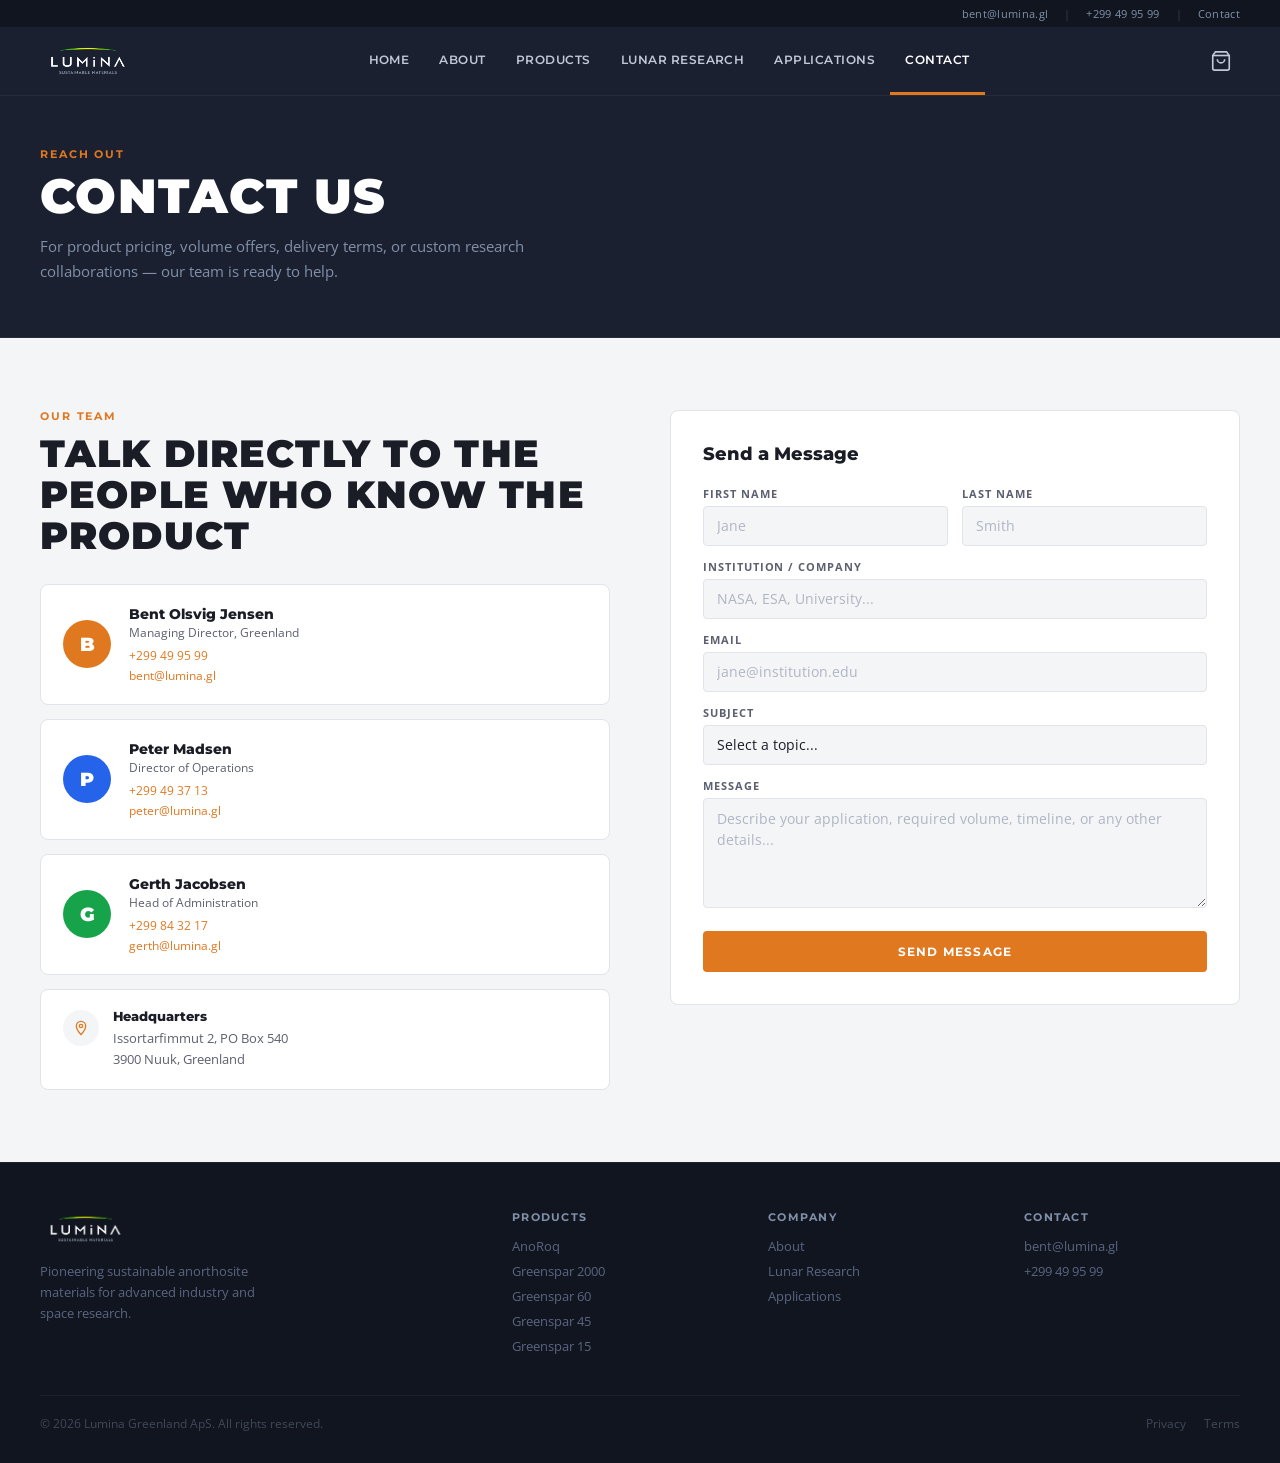
<file: luminas/contact.html>
<!DOCTYPE html>
<html lang="en">
<head>
  <meta charset="UTF-8"><meta name="viewport" content="width=device-width, initial-scale=1.0">
  <title>Contact — Lumina Greenland</title>
  <link rel="preconnect" href="https://fonts.googleapis.com">
  <link href="https://fonts.googleapis.com/css2?family=Montserrat:wght@400;600;700;800;900&family=Open+Sans:wght@400;500;600&display=swap" rel="stylesheet">
  <link rel="stylesheet" href="style.css">
  <style>
    .contact-grid { display:grid; grid-template-columns:1fr 1fr; gap:60px; align-items:start; }
    @media(max-width:768px){ .contact-grid{grid-template-columns:1fr; gap:40px;} }

    .team-list { display:flex; flex-direction:column; gap:14px; }
    .team-card { background:var(--bg); border:1px solid var(--border); border-radius:8px; padding:20px 22px; display:flex; align-items:center; gap:18px; transition:box-shadow .2s; }
    .team-card:hover { box-shadow:0 4px 16px rgba(0,0,0,.07); }
    .team-av { width:48px; height:48px; border-radius:50%; flex-shrink:0; background:var(--orange); display:flex; align-items:center; justify-content:center; font-family:'Montserrat',sans-serif; font-weight:900; font-size:19px; color:#fff; }
    .team-name { font-family:'Montserrat',sans-serif; font-size:14px; font-weight:800; color:var(--text); }
    .team-role { font-size:11.5px; color:var(--muted); margin-top:2px; }
    .team-links { margin-top:7px; display:flex; flex-direction:column; gap:3px; }
    .team-links a { font-size:12px; color:var(--orange); }
    .team-links a:hover { text-decoration:underline; }
    .addr-card { background:var(--bg); border:1px solid var(--border); border-radius:8px; padding:18px 22px; display:flex; gap:14px; }
    .addr-icon { width:36px; height:36px; background:var(--bg2); border-radius:50%; display:flex; align-items:center; justify-content:center; flex-shrink:0; margin-top:2px; }
    .addr-icon svg { width:16px; height:16px; stroke:var(--orange); fill:none; stroke-width:2; }
    .addr-label { font-family:'Montserrat',sans-serif; font-size:13px; font-weight:800; color:var(--text); margin-bottom:4px; }
    .addr-text { font-size:13px; color:var(--muted); line-height:1.65; }

    .contact-form { background:var(--bg); border:1px solid var(--border); border-radius:8px; padding:32px; }
    .form-title { font-family:'Montserrat',sans-serif; font-size:18px; font-weight:800; color:var(--text); margin-bottom:22px; }
    .fg { margin-bottom:14px; }
    .fl { font-size:10.5px; font-weight:700; color:var(--muted); text-transform:uppercase; letter-spacing:.09em; display:block; margin-bottom:5px; }
    .fi, .fs, .ft { width:100%; background:var(--bg2); border:1px solid var(--border); color:var(--text); font-family:'Open Sans',sans-serif; font-size:13.5px; padding:10px 13px; border-radius:var(--radius); outline:none; transition:border-color .15s; }
    .fi:focus, .fs:focus, .ft:focus { border-color:var(--orange); }
    .fi::placeholder, .ft::placeholder { color:#b0b5c4; }
    .fs { appearance:none; cursor:pointer; }
    .ft { min-height:110px; resize:vertical; line-height:1.6; }
    .form-row { display:grid; grid-template-columns:1fr 1fr; gap:14px; }
    @media(max-width:420px){ .form-row{grid-template-columns:1fr;} }
    .btn-send { width:100%; background:var(--orange); color:#fff; font-family:'Montserrat',sans-serif; font-size:12px; font-weight:700; letter-spacing:.1em; text-transform:uppercase; padding:13px; border-radius:var(--radius); border:none; cursor:pointer; transition:background .15s; margin-top:4px; }
    .btn-send:hover { background:var(--orange-d); }

    .confirm-msg { display:none; text-align:center; padding:36px 20px; }
    .confirm-check { width:60px; height:60px; border-radius:50%; background:rgba(22,163,74,.1); border:3px solid #16a34a; display:flex; align-items:center; justify-content:center; margin:0 auto 18px; }
    .confirm-check svg { width:28px; height:28px; stroke:#16a34a; fill:none; stroke-width:2.5; }
    .confirm-title { font-family:'Montserrat',sans-serif; font-size:20px; font-weight:900; color:var(--text); margin-bottom:10px; }
    .confirm-sub { font-size:14px; color:var(--muted); line-height:1.7; }
  </style>
</head>
<body>
<div class="topbar">
  <a href="mailto:bent@lumina.gl">bent@lumina.gl</a><span class="topbar-sep">|</span>
  <a href="tel:+299499599">+299 49 95 99</a><span class="topbar-sep">|</span>
  <a href="contact.html">Contact</a>
</div>
<nav>
  <div class="nav-inner">
    <a class="nav-logo" href="index.html"><img src="../images/lumina-logo.webp" alt="Lumina"></a>
    <div class="nav-menu">
      <a class="nav-link" href="index.html">Home</a>
      <a class="nav-link" href="about.html">About</a>
      <a class="nav-link" href="products.html">Products</a>
      <a class="nav-link" href="lunar.html">Lunar Research</a>
      <a class="nav-link" href="applications.html">Applications</a>
      <a class="nav-link active" href="contact.html">Contact</a>
    </div>
    <div class="nav-right">
      <a class="nav-cart" href="checkout.html" title="Cart">
        <svg viewBox="0 0 24 24"><path d="M6 2L3 6v14a2 2 0 002 2h14a2 2 0 002-2V6l-3-4z"/><line x1="3" y1="6" x2="21" y2="6"/><path d="M16 10a4 4 0 01-8 0"/></svg>
        <span class="cart-badge" id="cart-badge">0</span>
      </a>
    </div>
  </div>
</nav>

<div class="page-hero">
  <div class="page-hero-inner">
    <div class="page-hero-eyebrow">Reach Out</div>
    <div class="page-hero-title">Contact Us</div>
    <div class="page-hero-sub">For product pricing, volume offers, delivery terms, or custom research collaborations &mdash; our team is ready to help.</div>
  </div>
</div>

<div class="wrap-gray">
  <div class="sec">
    <div class="contact-grid">
      <div>
        <div class="sec-head" style="margin-bottom:28px">
          <div class="sec-label">Our Team</div>
          <h2 class="sec-h2">Talk Directly to the People Who Know the Product</h2>
        </div>
        <div class="team-list">
          <div class="team-card">
            <div class="team-av">B</div>
            <div>
              <div class="team-name">Bent Olsvig Jensen</div>
              <div class="team-role">Managing Director, Greenland</div>
              <div class="team-links"><a href="tel:+299499599">+299 49 95 99</a><a href="mailto:bent@lumina.gl">bent@lumina.gl</a></div>
            </div>
          </div>
          <div class="team-card">
            <div class="team-av" style="background:#2563eb">P</div>
            <div>
              <div class="team-name">Peter Madsen</div>
              <div class="team-role">Director of Operations</div>
              <div class="team-links"><a href="tel:+299493713">+299 49 37 13</a><a href="mailto:peter@lumina.gl">peter@lumina.gl</a></div>
            </div>
          </div>
          <div class="team-card">
            <div class="team-av" style="background:#16a34a">G</div>
            <div>
              <div class="team-name">Gerth Jacobsen</div>
              <div class="team-role">Head of Administration</div>
              <div class="team-links"><a href="tel:+299843217">+299 84 32 17</a><a href="mailto:gerth@lumina.gl">gerth@lumina.gl</a></div>
            </div>
          </div>
          <div class="addr-card">
            <div class="addr-icon"><svg viewBox="0 0 24 24"><path d="M12 2C8.13 2 5 5.13 5 9c0 5.25 7 13 7 13s7-7.75 7-13c0-3.87-3.13-7-7-7zm0 9.5c-1.38 0-2.5-1.12-2.5-2.5s1.12-2.5 2.5-2.5 2.5 1.12 2.5 2.5-1.12 2.5-2.5 2.5z"/></svg></div>
            <div>
              <div class="addr-label">Headquarters</div>
              <div class="addr-text">Issortarfimmut 2, PO Box 540<br>3900 Nuuk, Greenland</div>
            </div>
          </div>
        </div>
      </div>

      <div class="contact-form" id="form-wrap">
        <div class="form-title">Send a Message</div>
        <div id="form-inner">
          <div class="form-row">
            <div class="fg"><label class="fl">First Name</label><input class="fi" id="cf-fname" type="text" placeholder="Jane"></div>
            <div class="fg"><label class="fl">Last Name</label><input class="fi" id="cf-lname" type="text" placeholder="Smith"></div>
          </div>
          <div class="fg"><label class="fl">Institution / Company</label><input class="fi" id="cf-org" type="text" placeholder="NASA, ESA, University..."></div>
          <div class="fg"><label class="fl">Email</label><input class="fi" id="cf-email" type="email" placeholder="jane@institution.edu"></div>
          <div class="fg"><label class="fl">Subject</label>
            <select class="fs" id="cf-subject">
              <option value="">Select a topic...</option>
              <option>Product Pricing &amp; Availability</option>
              <option>Volume / Bulk Orders</option>
              <option>Custom Specification</option>
              <option>Lunar Research Collaboration</option>
              <option>Shipping &amp; Delivery</option>
              <option>General Inquiry</option>
            </select>
          </div>
          <div class="fg"><label class="fl">Message</label><textarea class="ft" id="cf-msg" placeholder="Describe your application, required volume, timeline, or any other details..."></textarea></div>
          <button class="btn-send" onclick="sendMessage()">Send Message</button>
        </div>
        <div class="confirm-msg" id="form-confirm">
          <div class="confirm-check"><svg viewBox="0 0 24 24"><polyline points="20 6 9 17 4 12"/></svg></div>
          <div class="confirm-title">Message Sent!</div>
          <p class="confirm-sub">Thank you for reaching out. A member of our team will respond within 1&ndash;2 business days.</p>
        </div>
      </div>
    </div>
  </div>
</div>

<div class="footer-wrap">
  <div class="footer-inner">
    <div class="footer-cols">
      <div class="footer-logo"><img src="../images/lumina-logo.webp" alt="Lumina"><p class="footer-brand-desc">Pioneering sustainable anorthosite materials for advanced industry and space research.</p></div>
      <div><div class="footer-col-title">Products</div><div class="footer-links-list"><a href="products.html">AnoRoq</a><a href="products.html">Greenspar 2000</a><a href="products.html">Greenspar 60</a><a href="products.html">Greenspar 45</a><a href="products.html">Greenspar 15</a></div></div>
      <div><div class="footer-col-title">Company</div><div class="footer-links-list"><a href="about.html">About</a><a href="lunar.html">Lunar Research</a><a href="applications.html">Applications</a></div></div>
      <div><div class="footer-col-title">Contact</div><div class="footer-links-list"><a href="mailto:bent@lumina.gl">bent@lumina.gl</a><a href="tel:+299499599">+299 49 95 99</a></div></div>
    </div>
    <div class="footer-bottom">
      <div class="footer-copy">&copy; 2026 Lumina Greenland ApS. All rights reserved.</div>
      <div class="footer-legal"><a href="#">Privacy</a><a href="#">Terms</a></div>
    </div>
  </div>
</div>
<div class="toast" id="toast"></div>
<script src="cart.js"></script>
<script>
function sendMessage() {
  const email = document.getElementById('cf-email').value;
  const name = document.getElementById('cf-fname').value;
  if (!name || !email) { showToast('Please fill in your name and email.'); return; }
  document.getElementById('form-inner').style.display = 'none';
  document.getElementById('form-confirm').style.display = 'block';
}
</script>
</body>
</html>
</file>
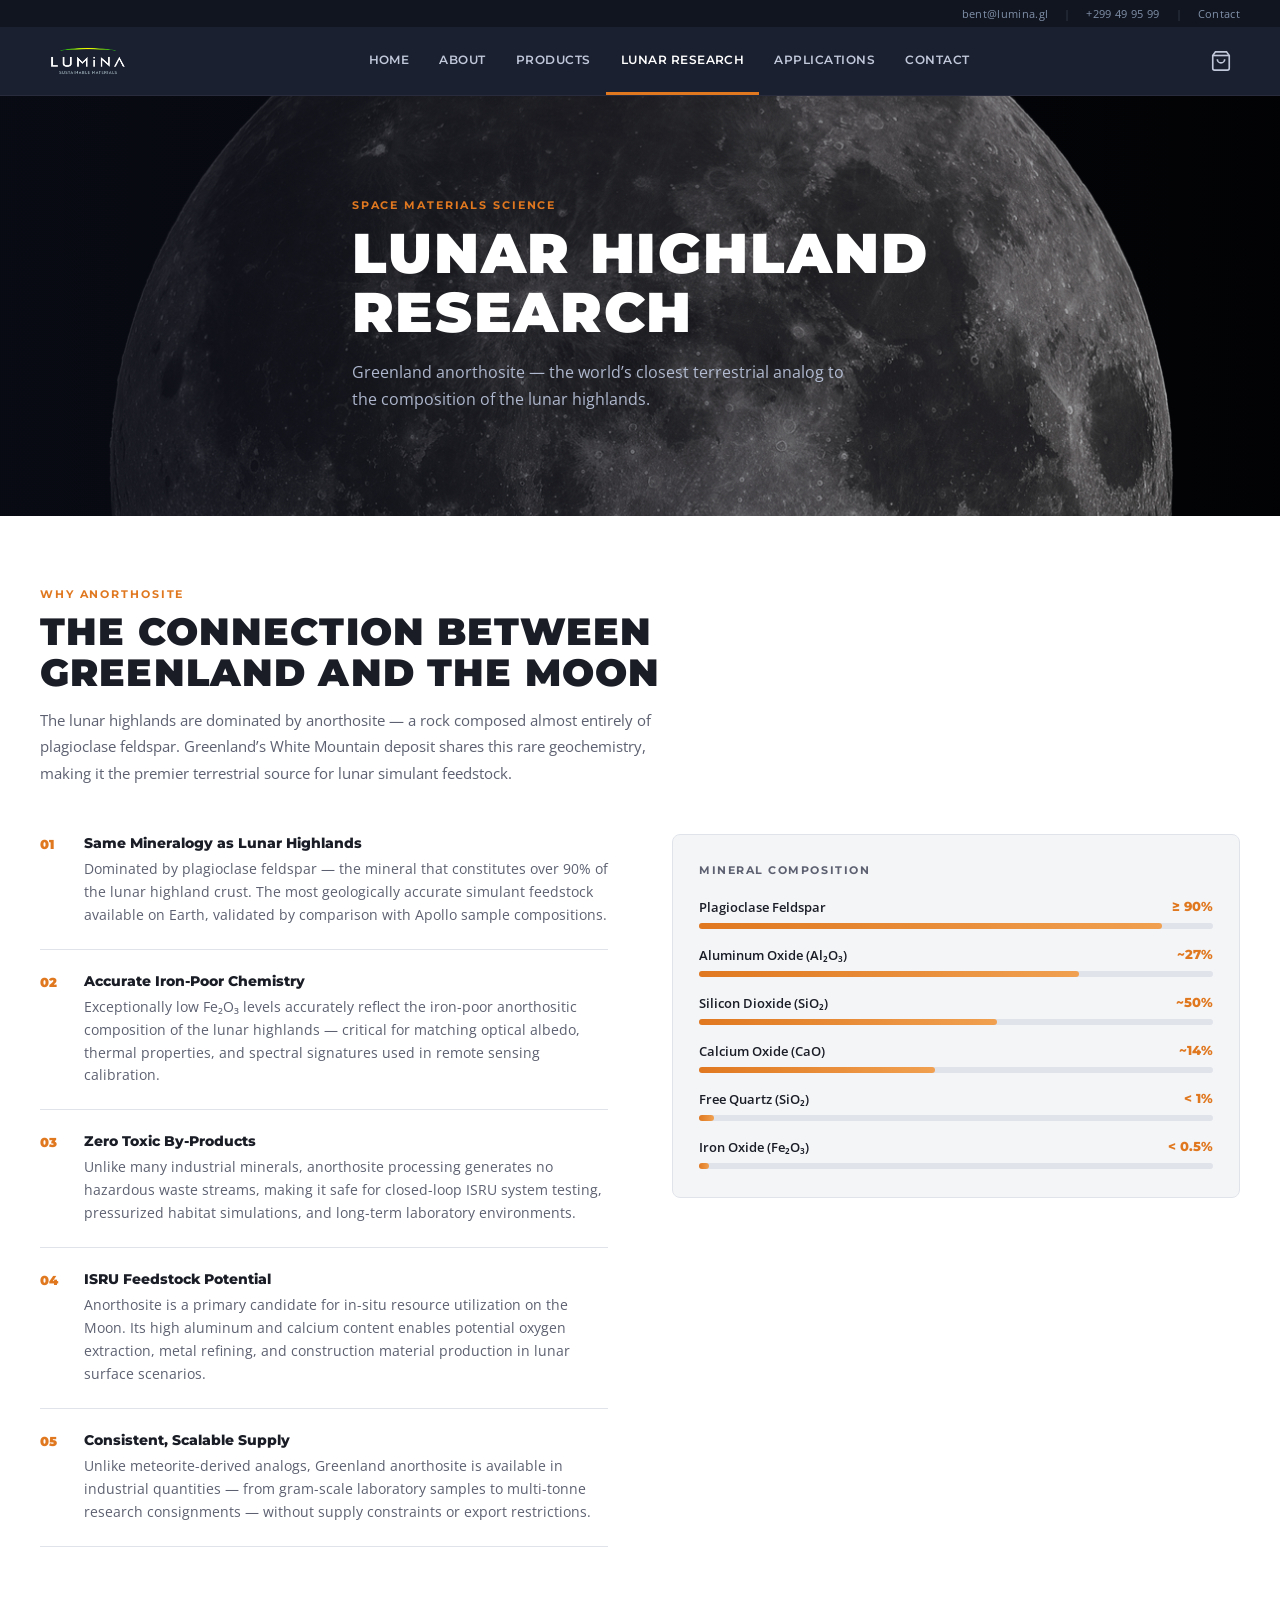
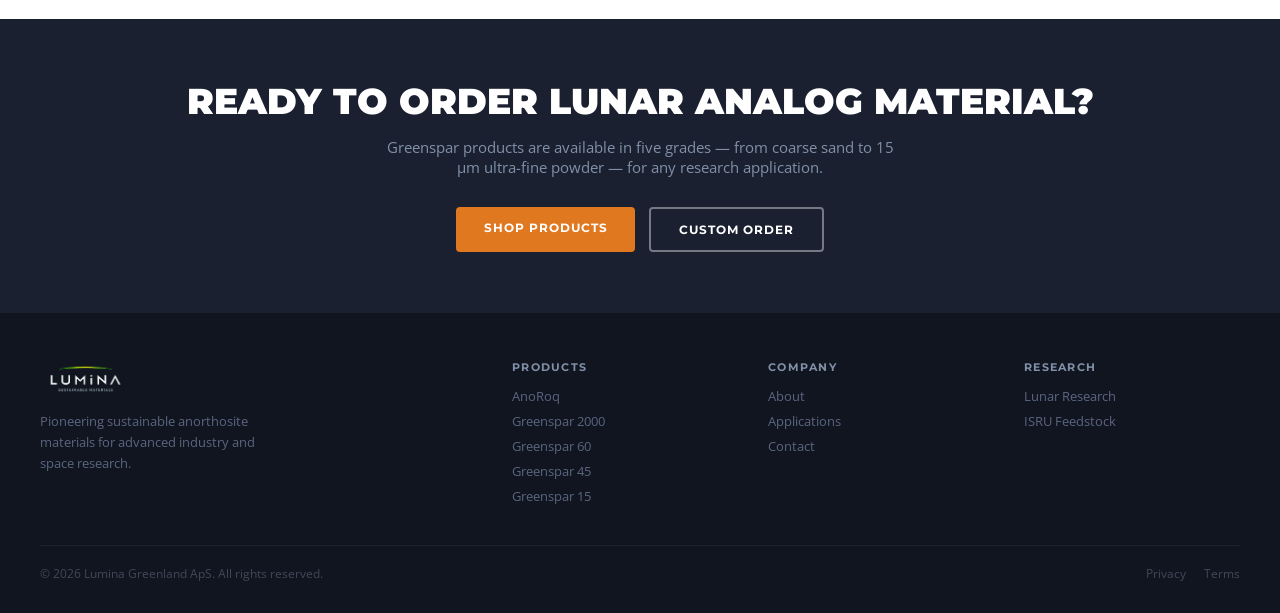
<file: luminas/lunar.html>
<!DOCTYPE html>
<html lang="en">
<head>
  <meta charset="UTF-8"><meta name="viewport" content="width=device-width, initial-scale=1.0">
  <title>Lunar Research — Lumina Greenland</title>
  <link rel="preconnect" href="https://fonts.googleapis.com">
  <link href="https://fonts.googleapis.com/css2?family=Montserrat:wght@400;600;700;800;900&family=Open+Sans:wght@400;500;600&display=swap" rel="stylesheet">
  <link rel="stylesheet" href="style.css">
  <style>
    .lunar-hero { position:relative; height:420px; display:flex; align-items:center; overflow:hidden; }
    .lunar-hero-img { position:absolute; inset:0; background:url('../images/moon.jpg') center 30%/cover no-repeat; }
    .lunar-hero-overlay { position:absolute; inset:0; background:linear-gradient(90deg,rgba(10,12,22,.88) 0%,rgba(10,12,22,.45) 60%,rgba(10,12,22,.2) 100%); }
    .lunar-hero-content { position:relative; z-index:2; max-width:1280px; margin:0 auto; padding:0 40px; }
    .lunar-hero-eyebrow { font-family:'Montserrat',sans-serif; font-size:10.5px; font-weight:700; letter-spacing:.18em; text-transform:uppercase; color:var(--orange); margin-bottom:12px; }
    .lunar-hero-title { font-family:'Montserrat',sans-serif; font-size:clamp(30px,5vw,56px); font-weight:900; text-transform:uppercase; letter-spacing:.03em; color:#fff; line-height:1.06; margin-bottom:16px; }
    .lunar-hero-sub { font-size:16px; color:rgba(200,210,235,.85); line-height:1.7; max-width:500px; }

    .two-col { display:grid; grid-template-columns:1fr 1fr; gap:64px; align-items:start; }
    @media(max-width:800px){ .two-col{grid-template-columns:1fr; gap:40px;} }

    .fact-list { display:flex; flex-direction:column; }
    .fact-item { display:flex; gap:18px; padding:22px 0; border-bottom:1px solid var(--border); }
    .fact-item:first-child { padding-top:0; }
    .fact-num { font-family:'Montserrat',sans-serif; font-size:13px; font-weight:900; color:var(--orange); flex-shrink:0; min-width:26px; margin-top:2px; }
    .fact-title { font-family:'Montserrat',sans-serif; font-size:14px; font-weight:800; color:var(--text); margin-bottom:6px; }
    .fact-desc { font-size:13.5px; color:var(--muted); line-height:1.7; }

    .comp-box { background:var(--bg2); border:1px solid var(--border); border-radius:8px; padding:28px 26px; position:sticky; top:88px; }
    .comp-box-title { font-family:'Montserrat',sans-serif; font-size:11px; font-weight:700; text-transform:uppercase; letter-spacing:.14em; color:var(--muted); margin-bottom:22px; }
    .comp-row { margin-bottom:18px; }
    .comp-row:last-child { margin-bottom:0; }
    .comp-lbl { display:flex; justify-content:space-between; margin-bottom:7px; }
    .comp-mineral { font-size:12.5px; color:var(--text); font-weight:600; }
    .comp-pct { font-family:'Montserrat',sans-serif; font-size:12.5px; font-weight:800; color:var(--orange); }
    .comp-track { height:6px; background:var(--border); border-radius:3px; }
    .comp-fill { height:100%; border-radius:3px; background:linear-gradient(90deg,var(--orange),#f0a050); }

    .cta-band { background:var(--nav); padding:60px 40px; text-align:center; }
    .cta-band-title { font-family:'Montserrat',sans-serif; font-size:clamp(22px,3vw,36px); font-weight:900; text-transform:uppercase; color:#fff; margin-bottom:14px; }
    .cta-band-sub { font-size:15px; color:#8090a8; margin-bottom:30px; max-width:520px; margin-left:auto; margin-right:auto; }
    .cta-btns { display:flex; gap:14px; justify-content:center; flex-wrap:wrap; }
  </style>
</head>
<body>
<div class="topbar">
  <a href="mailto:bent@lumina.gl">bent@lumina.gl</a><span class="topbar-sep">|</span>
  <a href="tel:+299499599">+299 49 95 99</a><span class="topbar-sep">|</span>
  <a href="contact.html">Contact</a>
</div>
<nav>
  <div class="nav-inner">
    <a class="nav-logo" href="index.html"><img src="../images/lumina-logo.webp" alt="Lumina"></a>
    <div class="nav-menu">
      <a class="nav-link" href="index.html">Home</a>
      <a class="nav-link" href="about.html">About</a>
      <a class="nav-link" href="products.html">Products</a>
      <a class="nav-link active" href="lunar.html">Lunar Research</a>
      <a class="nav-link" href="applications.html">Applications</a>
      <a class="nav-link" href="contact.html">Contact</a>
    </div>
    <div class="nav-right">
      <a class="nav-cart" href="checkout.html" title="Cart">
        <svg viewBox="0 0 24 24"><path d="M6 2L3 6v14a2 2 0 002 2h14a2 2 0 002-2V6l-3-4z"/><line x1="3" y1="6" x2="21" y2="6"/><path d="M16 10a4 4 0 01-8 0"/></svg>
        <span class="cart-badge" id="cart-badge">0</span>
      </a>
    </div>
  </div>
</nav>

<div class="lunar-hero">
  <div class="lunar-hero-img"></div>
  <div class="lunar-hero-overlay"></div>
  <div class="lunar-hero-content">
    <div class="lunar-hero-eyebrow">Space Materials Science</div>
    <div class="lunar-hero-title">Lunar Highland<br>Research</div>
    <p class="lunar-hero-sub">Greenland anorthosite &mdash; the world&rsquo;s closest terrestrial analog to the composition of the lunar highlands.</p>
  </div>
</div>

<div class="wrap-white">
  <div class="sec">
    <div class="sec-head">
      <div class="sec-label">Why Anorthosite</div>
      <h2 class="sec-h2">The Connection Between<br>Greenland and the Moon</h2>
      <p class="sec-sub">The lunar highlands are dominated by anorthosite &mdash; a rock composed almost entirely of plagioclase feldspar. Greenland&rsquo;s White Mountain deposit shares this rare geochemistry, making it the premier terrestrial source for lunar simulant feedstock.</p>
    </div>
    <div class="two-col">
      <div class="fact-list">
        <div class="fact-item"><div class="fact-num">01</div><div><div class="fact-title">Same Mineralogy as Lunar Highlands</div><p class="fact-desc">Dominated by plagioclase feldspar &mdash; the mineral that constitutes over 90% of the lunar highland crust. The most geologically accurate simulant feedstock available on Earth, validated by comparison with Apollo sample compositions.</p></div></div>
        <div class="fact-item"><div class="fact-num">02</div><div><div class="fact-title">Accurate Iron-Poor Chemistry</div><p class="fact-desc">Exceptionally low Fe&#8322;O&#8323; levels accurately reflect the iron-poor anorthositic composition of the lunar highlands &mdash; critical for matching optical albedo, thermal properties, and spectral signatures used in remote sensing calibration.</p></div></div>
        <div class="fact-item"><div class="fact-num">03</div><div><div class="fact-title">Zero Toxic By-Products</div><p class="fact-desc">Unlike many industrial minerals, anorthosite processing generates no hazardous waste streams, making it safe for closed-loop ISRU system testing, pressurized habitat simulations, and long-term laboratory environments.</p></div></div>
        <div class="fact-item"><div class="fact-num">04</div><div><div class="fact-title">ISRU Feedstock Potential</div><p class="fact-desc">Anorthosite is a primary candidate for in-situ resource utilization on the Moon. Its high aluminum and calcium content enables potential oxygen extraction, metal refining, and construction material production in lunar surface scenarios.</p></div></div>
        <div class="fact-item"><div class="fact-num">05</div><div><div class="fact-title">Consistent, Scalable Supply</div><p class="fact-desc">Unlike meteorite-derived analogs, Greenland anorthosite is available in industrial quantities &mdash; from gram-scale laboratory samples to multi-tonne research consignments &mdash; without supply constraints or export restrictions.</p></div></div>
      </div>
      <div class="comp-box">
        <div class="comp-box-title">Mineral Composition</div>
        <div class="comp-row"><div class="comp-lbl"><span class="comp-mineral">Plagioclase Feldspar</span><span class="comp-pct">&ge; 90%</span></div><div class="comp-track"><div class="comp-fill" style="width:90%"></div></div></div>
        <div class="comp-row"><div class="comp-lbl"><span class="comp-mineral">Aluminum Oxide (Al&#8322;O&#8323;)</span><span class="comp-pct">~27%</span></div><div class="comp-track"><div class="comp-fill" style="width:74%"></div></div></div>
        <div class="comp-row"><div class="comp-lbl"><span class="comp-mineral">Silicon Dioxide (SiO&#8322;)</span><span class="comp-pct">~50%</span></div><div class="comp-track"><div class="comp-fill" style="width:58%"></div></div></div>
        <div class="comp-row"><div class="comp-lbl"><span class="comp-mineral">Calcium Oxide (CaO)</span><span class="comp-pct">~14%</span></div><div class="comp-track"><div class="comp-fill" style="width:46%"></div></div></div>
        <div class="comp-row"><div class="comp-lbl"><span class="comp-mineral">Free Quartz (SiO&#8322;)</span><span class="comp-pct">&lt; 1%</span></div><div class="comp-track"><div class="comp-fill" style="width:3%"></div></div></div>
        <div class="comp-row"><div class="comp-lbl"><span class="comp-mineral">Iron Oxide (Fe&#8322;O&#8323;)</span><span class="comp-pct">&lt; 0.5%</span></div><div class="comp-track"><div class="comp-fill" style="width:2%"></div></div></div>
      </div>
    </div>
  </div>
</div>

<div class="cta-band">
  <div class="cta-band-title">Ready to Order Lunar Analog Material?</div>
  <p class="cta-band-sub">Greenspar products are available in five grades &mdash; from coarse sand to 15 &micro;m ultra-fine powder &mdash; for any research application.</p>
  <div class="cta-btns">
    <a class="btn btn-primary" href="products.html">Shop Products</a>
    <a class="btn btn-ghost" href="contact.html">Custom Order</a>
  </div>
</div>

<div class="footer-wrap">
  <div class="footer-inner">
    <div class="footer-cols">
      <div class="footer-logo"><img src="../images/lumina-logo.webp" alt="Lumina"><p class="footer-brand-desc">Pioneering sustainable anorthosite materials for advanced industry and space research.</p></div>
      <div><div class="footer-col-title">Products</div><div class="footer-links-list"><a href="products.html">AnoRoq</a><a href="products.html">Greenspar 2000</a><a href="products.html">Greenspar 60</a><a href="products.html">Greenspar 45</a><a href="products.html">Greenspar 15</a></div></div>
      <div><div class="footer-col-title">Company</div><div class="footer-links-list"><a href="about.html">About</a><a href="applications.html">Applications</a><a href="contact.html">Contact</a></div></div>
      <div><div class="footer-col-title">Research</div><div class="footer-links-list"><a href="lunar.html">Lunar Research</a><a href="products.html">ISRU Feedstock</a></div></div>
    </div>
    <div class="footer-bottom">
      <div class="footer-copy">&copy; 2026 Lumina Greenland ApS. All rights reserved.</div>
      <div class="footer-legal"><a href="#">Privacy</a><a href="#">Terms</a></div>
    </div>
  </div>
</div>
<div class="toast" id="toast"></div>
<script src="cart.js"></script>
</body>
</html>
</file>
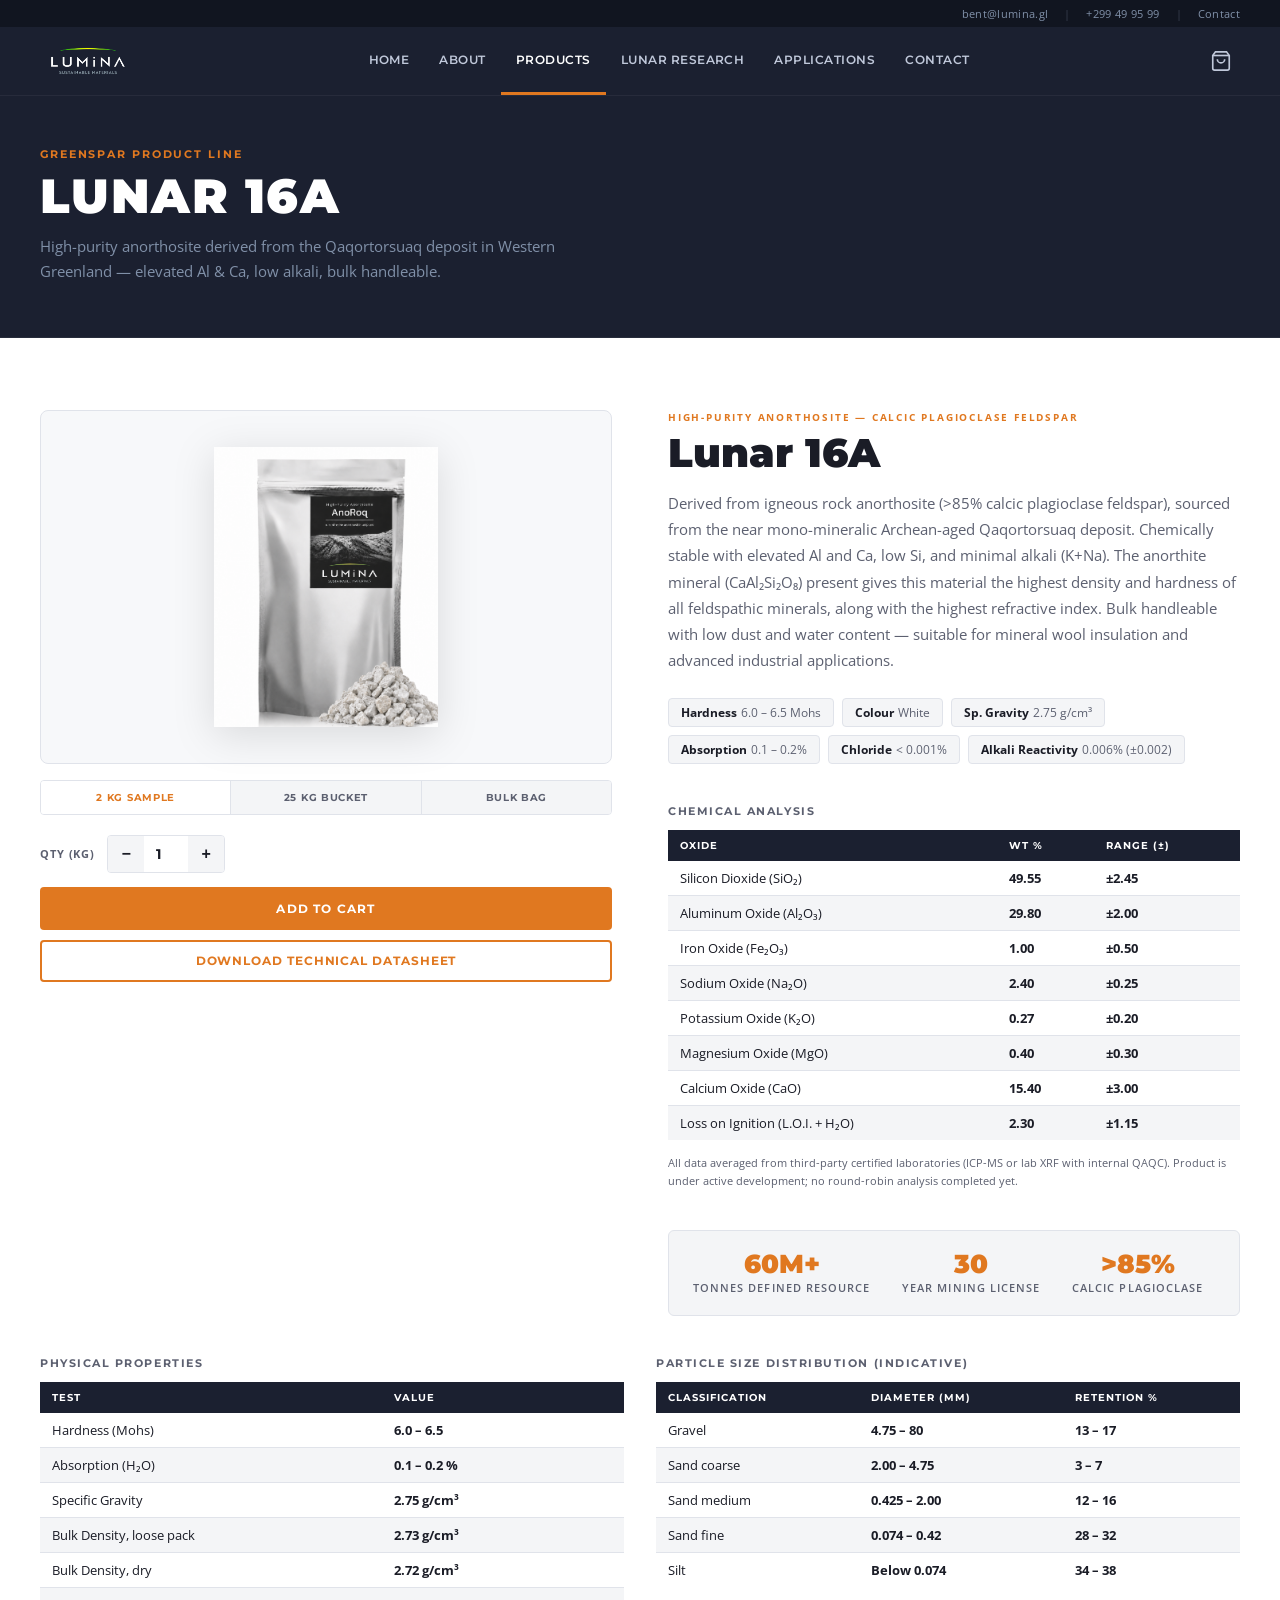
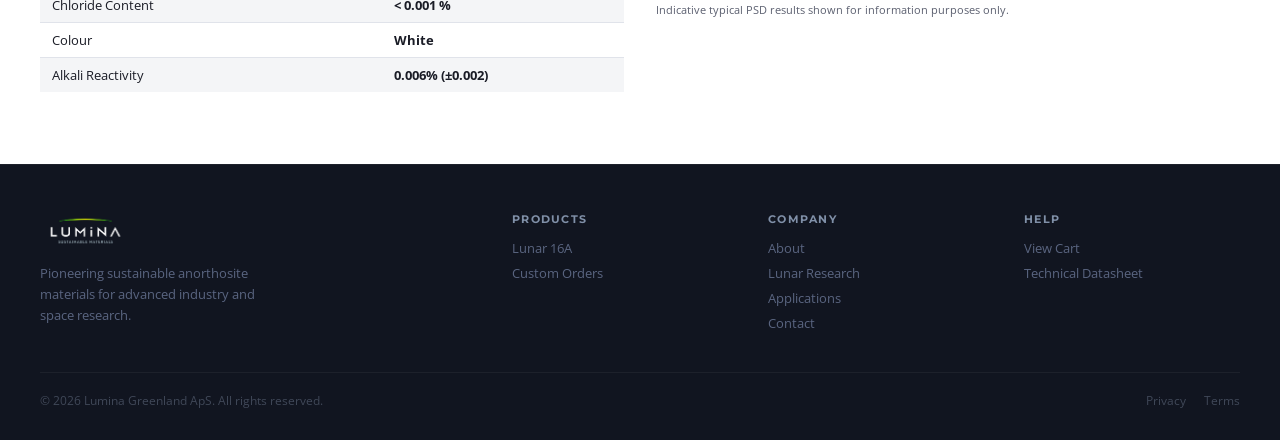
<file: luminas/products.html>
<!DOCTYPE html>
<html lang="en">
<head>
  <meta charset="UTF-8"><meta name="viewport" content="width=device-width, initial-scale=1.0">
  <title>Products — Lumina Greenland</title>
  <link rel="preconnect" href="https://fonts.googleapis.com">
  <link href="https://fonts.googleapis.com/css2?family=Montserrat:wght@400;600;700;800;900&family=Open+Sans:wght@400;500;600&display=swap" rel="stylesheet">
  <link rel="stylesheet" href="style.css">
  <style>
    /* ── Single-product layout ── */
    .product-wrap { display:grid; grid-template-columns:1fr 1fr; gap:56px; align-items:start; }
    @media(max-width:900px){ .product-wrap{grid-template-columns:1fr;gap:32px;} }

    /* Left column */
    .prod-img-box { background:#f7f8fa; border:1px solid var(--border); border-radius:8px; padding:36px 32px; display:flex; align-items:center; justify-content:center; min-height:320px; }
    .prod-img-box img { max-width:100%; max-height:280px; object-fit:contain; filter:drop-shadow(0 8px 20px rgba(0,0,0,.12)); }

    .pkg-tabs { display:flex; margin-top:16px; border:1px solid var(--border); border-radius:var(--radius); overflow:hidden; }
    .pkg-tab { flex:1; padding:10px 6px; font-family:'Montserrat',sans-serif; font-size:10px; font-weight:700; letter-spacing:.07em; text-transform:uppercase; text-align:center; background:var(--bg2); color:var(--muted); border:none; cursor:pointer; border-right:1px solid var(--border); transition:background .15s,color .15s; }
    .pkg-tab:last-child { border-right:none; }
    .pkg-tab.active { background:#fff; color:var(--orange); }

    .prod-qty-row { display:flex; align-items:center; gap:12px; margin:20px 0 14px; }
    .qty-label { font-size:11px; font-weight:700; color:var(--muted); text-transform:uppercase; letter-spacing:.08em; }
    .qty-ctrl { display:flex; align-items:center; border:1px solid var(--border); border-radius:var(--radius); overflow:hidden; }
    .qty-btn { width:36px; height:36px; border:none; background:var(--bg2); cursor:pointer; font-size:16px; font-weight:700; color:var(--text); display:flex; align-items:center; justify-content:center; transition:background .15s; }
    .qty-btn:hover { background:var(--border); }
    .qty-val { width:44px; text-align:center; font-family:'Montserrat',sans-serif; font-size:14px; font-weight:700; color:var(--text); background:var(--bg); border:none; outline:none; }
    .btn-cart { display:block; width:100%; text-align:center; background:var(--orange); color:#fff; font-family:'Montserrat',sans-serif; font-size:12px; font-weight:700; letter-spacing:.1em; text-transform:uppercase; padding:14px 16px; border-radius:var(--radius); border:none; cursor:pointer; transition:background .15s; margin-bottom:10px; }
    .btn-cart:hover { background:var(--orange-d); }
    .btn-datasheet { display:block; width:100%; text-align:center; background:transparent; color:var(--orange); font-family:'Montserrat',sans-serif; font-size:11.5px; font-weight:700; letter-spacing:.08em; text-transform:uppercase; padding:12px 16px; border-radius:var(--radius); border:2px solid var(--orange); cursor:pointer; transition:background .15s,color .15s; }
    .btn-datasheet:hover { background:var(--orange); color:#fff; }

    /* Right column */
    .prod-eyebrow { font-size:10px; font-weight:700; letter-spacing:.18em; text-transform:uppercase; color:var(--orange); margin-bottom:8px; }
    .prod-name { font-family:'Montserrat',sans-serif; font-size:clamp(28px,4vw,40px); font-weight:900; color:var(--text); line-height:1.05; margin-bottom:16px; }
    .prod-tagline { font-size:15px; color:var(--muted); line-height:1.75; margin-bottom:24px; }

    /* Key-value pill row */
    .kv-row { display:flex; gap:8px; flex-wrap:wrap; margin-bottom:28px; }
    .kv-pill { background:var(--bg2); border:1px solid var(--border); border-radius:4px; padding:6px 12px; font-size:11.5px; }
    .kv-pill strong { font-weight:700; color:var(--text); }
    .kv-pill span { color:var(--muted); margin-left:4px; }

    /* Tables */
    .tbl-section { margin-top:40px; }
    .tbl-title { font-family:'Montserrat',sans-serif; font-size:11px; font-weight:700; letter-spacing:.14em; text-transform:uppercase; color:var(--muted); margin-bottom:12px; }
    table { width:100%; border-collapse:collapse; font-size:13px; }
    thead th { background:#1b2030; color:#fff; font-family:'Montserrat',sans-serif; font-size:10px; font-weight:700; letter-spacing:.1em; text-transform:uppercase; padding:9px 12px; text-align:left; }
    tbody tr { border-bottom:1px solid var(--border); }
    tbody tr:last-child { border-bottom:none; }
    tbody td { padding:8px 12px; color:var(--text); }
    tbody td:not(:first-child) { font-weight:700; }
    tbody tr:nth-child(even) td { background:var(--bg2); }

    .two-tables { display:grid; grid-template-columns:1fr 1fr; gap:32px; margin-top:40px; }
    @media(max-width:700px){ .two-tables{grid-template-columns:1fr;} }

    /* Disclaimer note */
    .note { font-size:11px; color:var(--muted); line-height:1.65; margin-top:14px; }

    /* Mine info strip */
    .mine-strip { background:var(--bg2); border:1px solid var(--border); border-radius:6px; padding:20px 24px; margin-top:40px; display:flex; gap:32px; flex-wrap:wrap; }
    .mine-stat { text-align:center; }
    .mine-stat-num { font-family:'Montserrat',sans-serif; font-size:26px; font-weight:900; color:var(--orange); line-height:1; }
    .mine-stat-label { font-size:10.5px; color:var(--muted); text-transform:uppercase; letter-spacing:.1em; font-weight:600; margin-top:4px; }

    .view-cart-bar { background:var(--bg2); border-top:1px solid var(--border); padding:14px 40px; display:flex; align-items:center; justify-content:space-between; gap:14px; position:sticky; bottom:0; z-index:100; }
    .view-cart-bar span { font-family:'Montserrat',sans-serif; font-size:13px; font-weight:700; color:var(--text); }
    .view-cart-bar span em { color:var(--orange); font-style:normal; }
  </style>
</head>
<body>
<div class="topbar">
  <a href="mailto:bent@lumina.gl">bent@lumina.gl</a><span class="topbar-sep">|</span>
  <a href="tel:+299499599">+299 49 95 99</a><span class="topbar-sep">|</span>
  <a href="contact.html">Contact</a>
</div>
<nav>
  <div class="nav-inner">
    <a class="nav-logo" href="index.html"><img src="../images/lumina-logo.webp" alt="Lumina"></a>
    <div class="nav-menu">
      <a class="nav-link" href="index.html">Home</a>
      <a class="nav-link" href="about.html">About</a>
      <a class="nav-link active" href="products.html">Products</a>
      <a class="nav-link" href="lunar.html">Lunar Research</a>
      <a class="nav-link" href="applications.html">Applications</a>
      <a class="nav-link" href="contact.html">Contact</a>
    </div>
    <div class="nav-right">
      <a class="nav-cart" href="checkout.html" title="Cart">
        <svg viewBox="0 0 24 24"><path d="M6 2L3 6v14a2 2 0 002 2h14a2 2 0 002-2V6l-3-4z"/><line x1="3" y1="6" x2="21" y2="6"/><path d="M16 10a4 4 0 01-8 0"/></svg>
        <span class="cart-badge" id="cart-badge">0</span>
      </a>
    </div>
  </div>
</nav>

<div class="page-hero">
  <div class="page-hero-inner">
    <div class="page-hero-eyebrow">Greenspar Product Line</div>
    <div class="page-hero-title">Lunar 16A</div>
    <div class="page-hero-sub">High-purity anorthosite derived from the Qaqortorsuaq deposit in Western Greenland &mdash; elevated Al &amp; Ca, low alkali, bulk handleable.</div>
  </div>
</div>

<div class="wrap-white">
  <div class="sec">
    <div class="product-wrap">

      <!-- LEFT: Image + order controls -->
      <div>
        <div class="prod-img-box">
          <img id="prod-img" src="../images/anoroq.png" alt="Lunar 16A Anorthosite">
        </div>
        <div class="pkg-tabs">
          <button class="pkg-tab active" id="tab-sample" onclick="switchPkg('sample')">2 kg Sample</button>
          <button class="pkg-tab" id="tab-bucket" onclick="switchPkg('bucket')">25 kg Bucket</button>
          <button class="pkg-tab" id="tab-bulk" onclick="switchPkg('bulk')">Bulk Bag</button>
        </div>
        <div class="prod-qty-row">
          <span class="qty-label">Qty (kg)</span>
          <div class="qty-ctrl">
            <button class="qty-btn" onclick="changeQty(-1)">&#8722;</button>
            <input class="qty-val" id="qty-val" value="1" type="number" min="1">
            <button class="qty-btn" onclick="changeQty(1)">+</button>
          </div>
        </div>
        <button class="btn-cart" onclick="addToCart()">Add to Cart</button>
        <a class="btn-datasheet" href="USA-LUNAR200-technical-sheet.pdf" download>Download Technical Datasheet</a>
      </div>

      <!-- RIGHT: Product details -->
      <div>
        <div class="prod-eyebrow">High-Purity Anorthosite &mdash; Calcic Plagioclase Feldspar</div>
        <div class="prod-name">Lunar 16A</div>
        <p class="prod-tagline">Derived from igneous rock anorthosite (&gt;85% calcic plagioclase feldspar), sourced from the near mono-mineralic Archean-aged Qaqortorsuaq deposit. Chemically stable with elevated Al and Ca, low Si, and minimal alkali (K+Na). The anorthite mineral (CaAl&#8322;Si&#8322;O&#8328;) present gives this material the highest density and hardness of all feldspathic minerals, along with the highest refractive index. Bulk handleable with low dust and water content — suitable for mineral wool insulation and advanced industrial applications.</p>

        <div class="kv-row">
          <div class="kv-pill"><strong>Hardness</strong><span>6.0 – 6.5 Mohs</span></div>
          <div class="kv-pill"><strong>Colour</strong><span>White</span></div>
          <div class="kv-pill"><strong>Sp. Gravity</strong><span>2.75 g/cm³</span></div>
          <div class="kv-pill"><strong>Absorption</strong><span>0.1 – 0.2%</span></div>
          <div class="kv-pill"><strong>Chloride</strong><span>&lt; 0.001%</span></div>
          <div class="kv-pill"><strong>Alkali Reactivity</strong><span>0.006% (&plusmn;0.002)</span></div>
        </div>

        <!-- Chemical analysis -->
        <div class="tbl-section">
          <div class="tbl-title">Chemical Analysis</div>
          <table>
            <thead>
              <tr>
                <th>Oxide</th>
                <th>Wt %</th>
                <th>Range (&plusmn;)</th>
              </tr>
            </thead>
            <tbody>
              <tr><td>Silicon Dioxide (SiO&#8322;)</td><td>49.55</td><td>&plusmn;2.45</td></tr>
              <tr><td>Aluminum Oxide (Al&#8322;O&#8323;)</td><td>29.80</td><td>&plusmn;2.00</td></tr>
              <tr><td>Iron Oxide (Fe&#8322;O&#8323;)</td><td>1.00</td><td>&plusmn;0.50</td></tr>
              <tr><td>Sodium Oxide (Na&#8322;O)</td><td>2.40</td><td>&plusmn;0.25</td></tr>
              <tr><td>Potassium Oxide (K&#8322;O)</td><td>0.27</td><td>&plusmn;0.20</td></tr>
              <tr><td>Magnesium Oxide (MgO)</td><td>0.40</td><td>&plusmn;0.30</td></tr>
              <tr><td>Calcium Oxide (CaO)</td><td>15.40</td><td>&plusmn;3.00</td></tr>
              <tr><td>Loss on Ignition (L.O.I. + H&#8322;O)</td><td>2.30</td><td>&plusmn;1.15</td></tr>
            </tbody>
          </table>
          <p class="note">All data averaged from third-party certified laboratories (ICP-MS or lab XRF with internal QAQC). Product is under active development; no round-robin analysis completed yet.</p>
        </div>

        <div class="mine-strip">
          <div class="mine-stat">
            <div class="mine-stat-num">60M+</div>
            <div class="mine-stat-label">Tonnes Defined Resource</div>
          </div>
          <div class="mine-stat">
            <div class="mine-stat-num">30</div>
            <div class="mine-stat-label">Year Mining License</div>
          </div>
          <div class="mine-stat">
            <div class="mine-stat-num">&gt;85%</div>
            <div class="mine-stat-label">Calcic Plagioclase</div>
          </div>
        </div>
      </div>
    </div>

    <!-- Physical properties + PSD tables -->
    <div class="two-tables">
      <div>
        <div class="tbl-title">Physical Properties</div>
        <table>
          <thead><tr><th>Test</th><th>Value</th></tr></thead>
          <tbody>
            <tr><td>Hardness (Mohs)</td><td>6.0 – 6.5</td></tr>
            <tr><td>Absorption (H&#8322;O)</td><td>0.1 – 0.2 %</td></tr>
            <tr><td>Specific Gravity</td><td>2.75 g/cm³</td></tr>
            <tr><td>Bulk Density, loose pack</td><td>2.73 g/cm³</td></tr>
            <tr><td>Bulk Density, dry</td><td>2.72 g/cm³</td></tr>
            <tr><td>Chloride Content</td><td>&lt; 0.001 %</td></tr>
            <tr><td>Colour</td><td>White</td></tr>
            <tr><td>Alkali Reactivity</td><td>0.006% (&plusmn;0.002)</td></tr>
          </tbody>
        </table>
      </div>
      <div>
        <div class="tbl-title">Particle Size Distribution (Indicative)</div>
        <table>
          <thead>
            <tr>
              <th>Classification</th>
              <th>Diameter (mm)</th>
              <th>Retention %</th>
            </tr>
          </thead>
          <tbody>
            <tr><td>Gravel</td><td>4.75 – 80</td><td>13 – 17</td></tr>
            <tr><td>Sand coarse</td><td>2.00 – 4.75</td><td>3 – 7</td></tr>
            <tr><td>Sand medium</td><td>0.425 – 2.00</td><td>12 – 16</td></tr>
            <tr><td>Sand fine</td><td>0.074 – 0.42</td><td>28 – 32</td></tr>
            <tr><td>Silt</td><td>Below 0.074</td><td>34 – 38</td></tr>
          </tbody>
        </table>
        <p class="note">Indicative typical PSD results shown for information purposes only.</p>
      </div>
    </div>

  </div>
</div>

<div class="view-cart-bar" id="cart-bar" style="display:none">
  <span>Cart: <em id="cart-bar-count">0</em> item(s) &mdash; <em id="cart-bar-total">$0.00</em></span>
  <a href="checkout.html" class="btn btn-primary btn-sm">View Cart &amp; Checkout</a>
</div>

<div class="footer-wrap">
  <div class="footer-inner">
    <div class="footer-cols">
      <div class="footer-logo"><img src="../images/lumina-logo.webp" alt="Lumina"><p class="footer-brand-desc">Pioneering sustainable anorthosite materials for advanced industry and space research.</p></div>
      <div><div class="footer-col-title">Products</div><div class="footer-links-list"><a href="products.html">Lunar 16A</a><a href="contact.html">Custom Orders</a></div></div>
      <div><div class="footer-col-title">Company</div><div class="footer-links-list"><a href="about.html">About</a><a href="lunar.html">Lunar Research</a><a href="applications.html">Applications</a><a href="contact.html">Contact</a></div></div>
      <div><div class="footer-col-title">Help</div><div class="footer-links-list"><a href="checkout.html">View Cart</a><a href="USA-LUNAR200-technical-sheet.pdf" download>Technical Datasheet</a></div></div>
    </div>
    <div class="footer-bottom">
      <div class="footer-copy">&copy; 2026 Lumina Greenland ApS. All rights reserved.</div>
      <div class="footer-legal"><a href="#">Privacy</a><a href="#">Terms</a></div>
    </div>
  </div>
</div>
<div class="toast" id="toast"></div>
<script src="cart.js"></script>
<script>
const FORMATS = {
  sample: { label:'2 kg Sample',   img:'../images/anoroq.png' },
  bucket: { label:'25 kg Bucket',  img:'../images/anoroq-bucket.png' },
  bulk:   { label:'Bulk Bag',      img:'../images/anoroq-bag.png' }
};
let currentFormat = 'sample';

function switchPkg(fmt) {
  currentFormat = fmt;
  document.getElementById('prod-img').src = FORMATS[fmt].img;
  Object.keys(FORMATS).forEach(f => {
    document.getElementById('tab-' + f).classList.toggle('active', f === fmt);
  });
}

function changeQty(delta) {
  const el = document.getElementById('qty-val');
  el.value = Math.max(1, parseInt(el.value || 1) + delta);
}

function addToCart() {
  const f = FORMATS[currentFormat];
  const qty = parseInt(document.getElementById('qty-val').value) || 1;
  Cart.add({ id: 'lunar16a-' + currentFormat, name: 'Lunar 16A (' + f.label + ')', price: 0, img: f.img, qty });
  showToast('Lunar 16A (' + f.label + ') added to cart');
  updateCartBar();
}

function updateCartBar() {
  const bar = document.getElementById('cart-bar');
  const n = Cart.count();
  if (n > 0) {
    bar.style.display = 'flex';
    document.getElementById('cart-bar-count').textContent = n;
    document.getElementById('cart-bar-total').textContent = '$' + Cart.total().toFixed(2);
  } else { bar.style.display = 'none'; }
}
document.addEventListener('DOMContentLoaded', updateCartBar);
</script>
</body>
</html>
</file>
<file: luminas/style.css>
*, *::before, *::after { box-sizing: border-box; margin: 0; padding: 0; }
:root {
  --nav:      #1b2030;
  --bg:       #ffffff;
  --bg2:      #f4f5f7;
  --border:   #e0e3ea;
  --orange:   #e07820;
  --orange-d: #c46310;
  --text:     #1a1c26;
  --muted:    #5c6070;
  --radius:   4px;
}
body { font-family: 'Open Sans', sans-serif; background: var(--bg); color: var(--text); }
a { text-decoration: none; color: inherit; }

/* TOP BAR */
.topbar { background: #111520; padding: 6px 40px; display: flex; align-items: center; justify-content: flex-end; gap: 16px; }
.topbar a { font-size: 11px; color: #8090a8; letter-spacing: .03em; }
.topbar a:hover { color: #c8d0e0; }
.topbar-sep { color: #3a4050; font-size: 11px; }

/* NAV */
nav { background: var(--nav); position: sticky; top: 0; z-index: 200; border-bottom: 1px solid rgba(255,255,255,.05); }
.nav-inner { max-width: 1280px; margin: 0 auto; padding: 0 40px; height: 68px; display: flex; align-items: center; justify-content: space-between; }
.nav-logo img { height: 38px; width: auto; display: block; }
.nav-menu { display: flex; align-items: center; }
.nav-link { font-family: 'Montserrat', sans-serif; font-size: 12px; font-weight: 600; color: #c0c8da; padding: 0 15px; height: 68px; display: inline-flex; align-items: center; letter-spacing: .04em; text-transform: uppercase; border-bottom: 3px solid transparent; transition: color .15s, border-color .15s; }
.nav-link:hover, .nav-link.active { color: #fff; border-bottom-color: var(--orange); }
.nav-right { display: flex; align-items: center; gap: 10px; }
.nav-cart { position: relative; background: none; border: none; cursor: pointer; padding: 8px; color: #c0c8da; display: flex; align-items: center; transition: color .15s; }
.nav-cart:hover { color: #fff; }
.nav-cart svg { width: 22px; height: 22px; stroke: currentColor; fill: none; stroke-width: 1.8; }
.cart-badge { position: absolute; top: 2px; right: 2px; width: 16px; height: 16px; background: var(--orange); border-radius: 50%; font-family: 'Montserrat', sans-serif; font-size: 9px; font-weight: 800; color: #fff; display: flex; align-items: center; justify-content: center; display: none; }
.cart-badge.show { display: flex; }
.nav-cta { background: var(--orange); color: #fff; font-family: 'Montserrat', sans-serif; font-size: 11.5px; font-weight: 700; letter-spacing: .07em; text-transform: uppercase; padding: 10px 22px; border-radius: var(--radius); transition: background .15s; }
.nav-cta:hover { background: var(--orange-d); }

/* DIVIDER */
.divider { height: 1px; background: var(--border); }

/* SECTION WRAPPERS */
.sec { max-width: 1280px; margin: 0 auto; padding: 72px 40px; }
.wrap-white { background: var(--bg); }
.wrap-gray  { background: var(--bg2); }
.wrap-dark  { background: var(--nav); }

/* SECTION LABELS */
.sec-label { font-family: 'Montserrat', sans-serif; font-size: 10.5px; font-weight: 700; letter-spacing: .18em; text-transform: uppercase; color: var(--orange); margin-bottom: 10px; }
.sec-h2 { font-family: 'Montserrat', sans-serif; font-size: clamp(24px, 3.5vw, 38px); font-weight: 900; text-transform: uppercase; letter-spacing: .03em; color: var(--text); line-height: 1.08; margin-bottom: 14px; }
.sec-h2.light { color: #fff; }
.sec-sub { font-size: 15px; color: var(--muted); line-height: 1.75; max-width: 640px; }
.sec-sub.light { color: #8090a8; }
.sec-head { margin-bottom: 48px; }

/* STATS BAR */
.stats-bar { background: #1b2030; }
.stats-bar-inner { max-width: 1280px; margin: 0 auto; display: flex; }
.stat-item { flex: 1; padding: 22px 32px; text-align: center; border-right: 1px solid rgba(255,255,255,.07); }
.stat-item:last-child { border-right: none; }
.stat-num { font-family: 'Montserrat', sans-serif; font-size: 28px; font-weight: 900; color: var(--orange); line-height: 1; }
.stat-label { font-size: 10.5px; color: #7888a4; margin-top: 5px; text-transform: uppercase; letter-spacing: .1em; font-weight: 600; }

/* PAGE HERO (inner pages) */
.page-hero { background: var(--nav); padding: 52px 40px; border-bottom: 1px solid rgba(255,255,255,.06); }
.page-hero-inner { max-width: 1280px; margin: 0 auto; }
.page-hero-eyebrow { font-family: 'Montserrat', sans-serif; font-size: 10.5px; font-weight: 700; letter-spacing: .18em; text-transform: uppercase; color: var(--orange); margin-bottom: 10px; }
.page-hero-title { font-family: 'Montserrat', sans-serif; font-size: clamp(28px, 4vw, 48px); font-weight: 900; text-transform: uppercase; letter-spacing: .03em; color: #fff; line-height: 1.06; }
.page-hero-sub { font-size: 15px; color: #8090a8; margin-top: 12px; max-width: 560px; line-height: 1.7; }

/* BUTTONS */
.btn { font-family: 'Montserrat', sans-serif; font-size: 12px; font-weight: 700; letter-spacing: .08em; text-transform: uppercase; padding: 13px 28px; border-radius: var(--radius); border: none; cursor: pointer; display: inline-block; text-align: center; transition: background .15s, opacity .15s; }
.btn-primary { background: var(--orange); color: #fff; }
.btn-primary:hover { background: var(--orange-d); }
.btn-outline { background: transparent; color: var(--orange); border: 2px solid var(--orange); }
.btn-outline:hover { background: var(--orange); color: #fff; }
.btn-ghost { background: transparent; color: #fff; border: 2px solid rgba(255,255,255,.4); }
.btn-ghost:hover { border-color: rgba(255,255,255,.85); }
.btn-sm { padding: 10px 18px; font-size: 11px; }

/* FOOTER */
.footer-wrap { background: #111520; border-top: 1px solid rgba(255,255,255,.05); }
.footer-inner { max-width: 1280px; margin: 0 auto; padding: 48px 40px 32px; }
.footer-cols { display: grid; grid-template-columns: 2fr 1fr 1fr 1fr; gap: 40px; margin-bottom: 40px; }
.footer-logo img { height: 36px; width: auto; margin-bottom: 14px; display: block; }
.footer-brand-desc { font-size: 12.5px; color: #5a6580; line-height: 1.7; max-width: 240px; }
.footer-col-title { font-family: 'Montserrat', sans-serif; font-size: 10.5px; font-weight: 700; letter-spacing: .12em; text-transform: uppercase; color: #8090a8; margin-bottom: 14px; }
.footer-links-list { display: flex; flex-direction: column; gap: 8px; }
.footer-links-list a { font-size: 12.5px; color: #5a6580; transition: color .15s; }
.footer-links-list a:hover { color: #c0c8d8; }
.footer-bottom { border-top: 1px solid rgba(255,255,255,.05); padding-top: 20px; display: flex; align-items: center; justify-content: space-between; flex-wrap: wrap; gap: 12px; }
.footer-copy { font-size: 11.5px; color: #404858; }
.footer-legal { display: flex; gap: 18px; }
.footer-legal a { font-size: 11.5px; color: #404858; }
.footer-legal a:hover { color: #8090a8; }

/* TOAST */
.toast { position: fixed; bottom: 28px; right: 28px; background: #1b2030; color: #fff; border: 1px solid rgba(255,255,255,.1); border-left: 4px solid var(--orange); border-radius: 6px; padding: 14px 20px; font-size: 13px; font-weight: 600; font-family: 'Montserrat', sans-serif; z-index: 999; opacity: 0; transform: translateY(12px); transition: opacity .25s, transform .25s; pointer-events: none; }
.toast.show { opacity: 1; transform: none; }

@media (max-width: 900px) { .footer-cols { grid-template-columns: 1fr 1fr; gap: 28px; } }
@media (max-width: 700px) {
  .topbar, .nav-inner, .page-hero { padding-left: 20px; padding-right: 20px; }
  .nav-menu { display: none; }
  .sec { padding: 52px 20px; }
  .stats-bar-inner { flex-wrap: wrap; }
  .stat-item { min-width: 50%; border-bottom: 1px solid rgba(255,255,255,.07); }
  .footer-inner { padding: 40px 20px 24px; }
}
</file>
